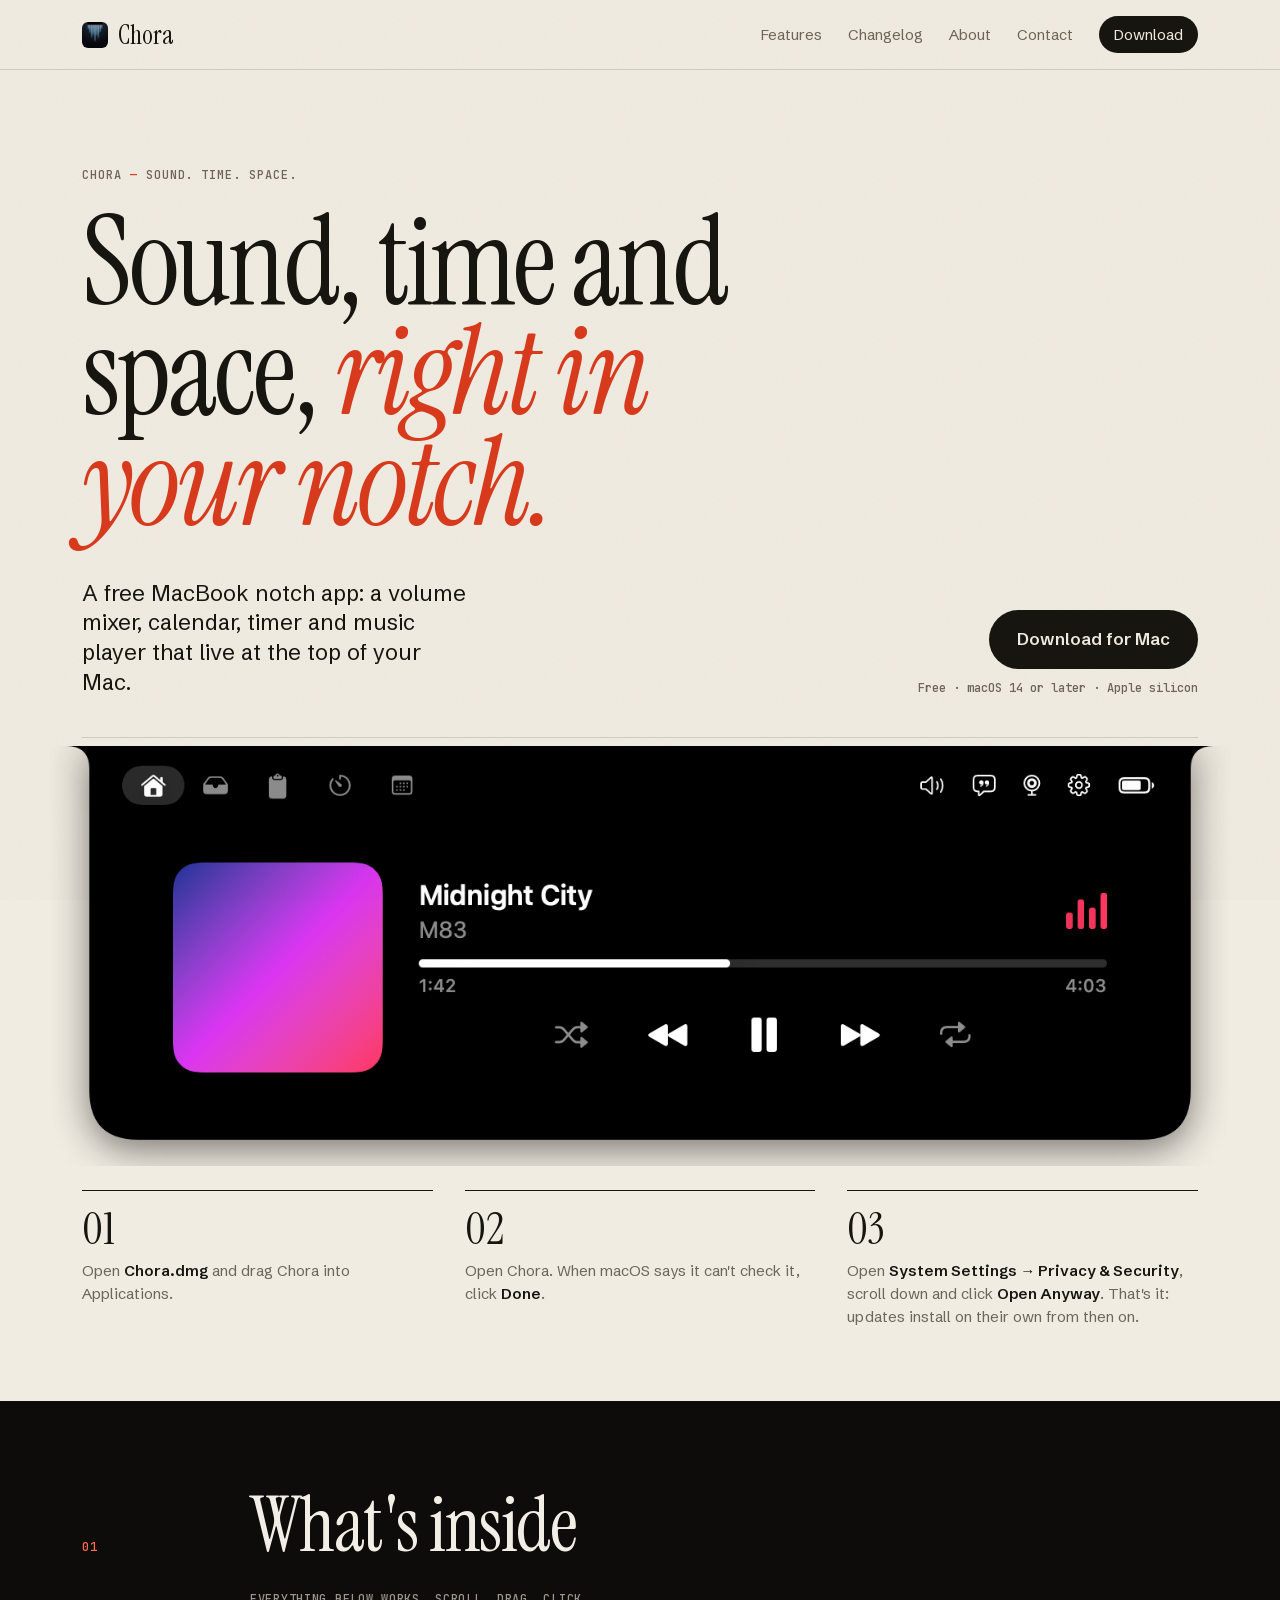
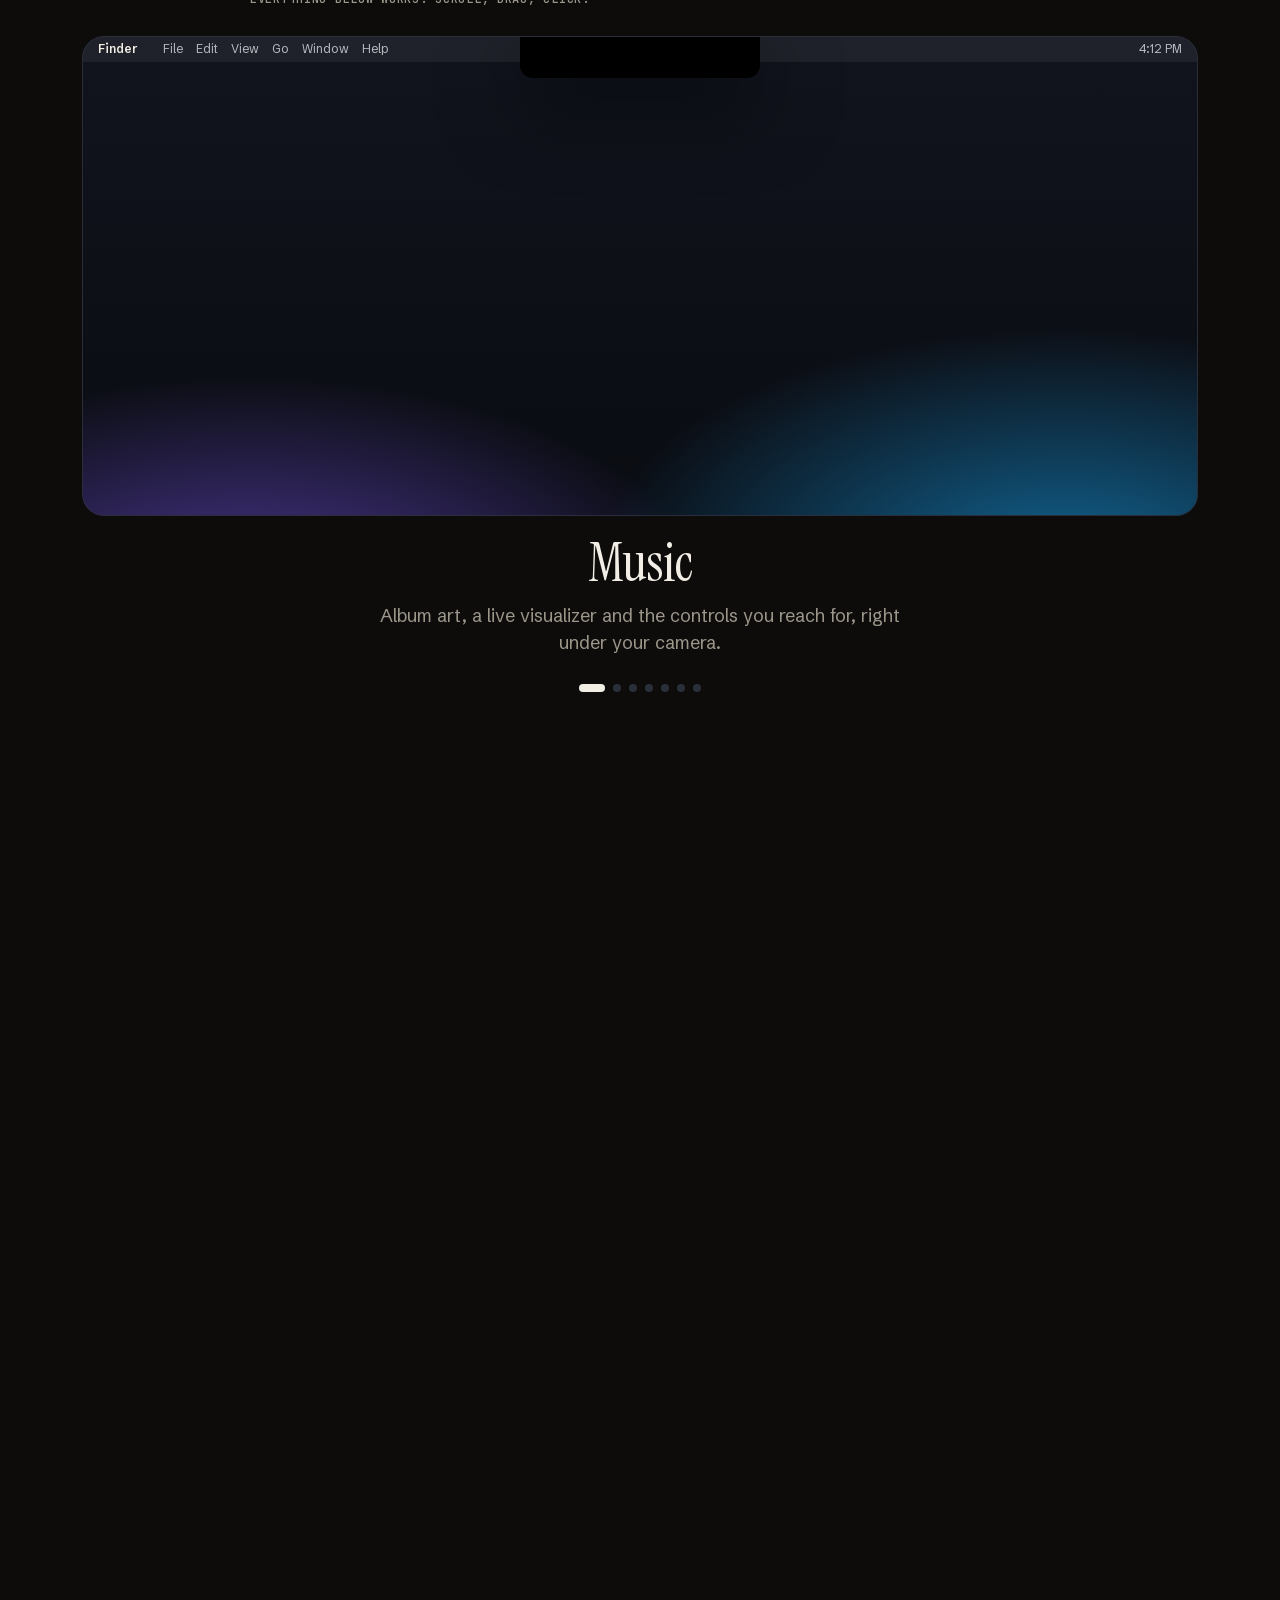
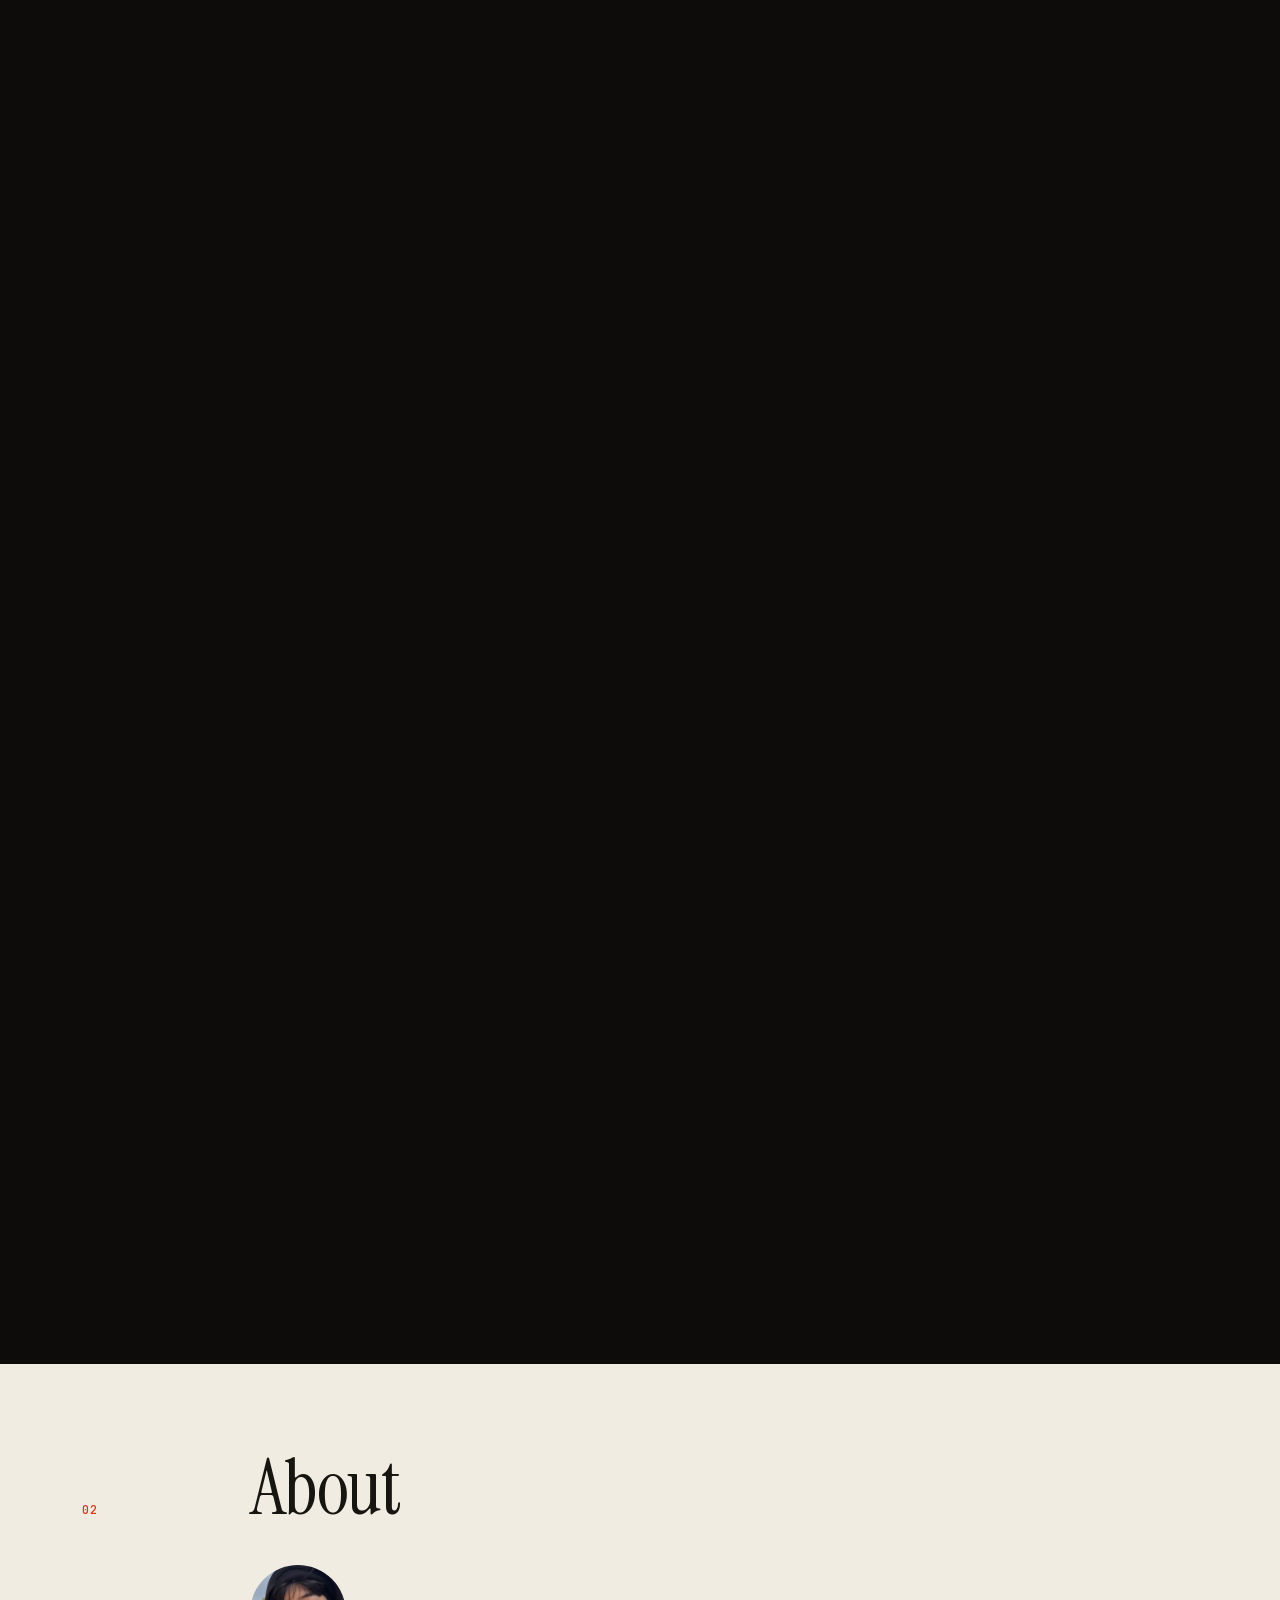
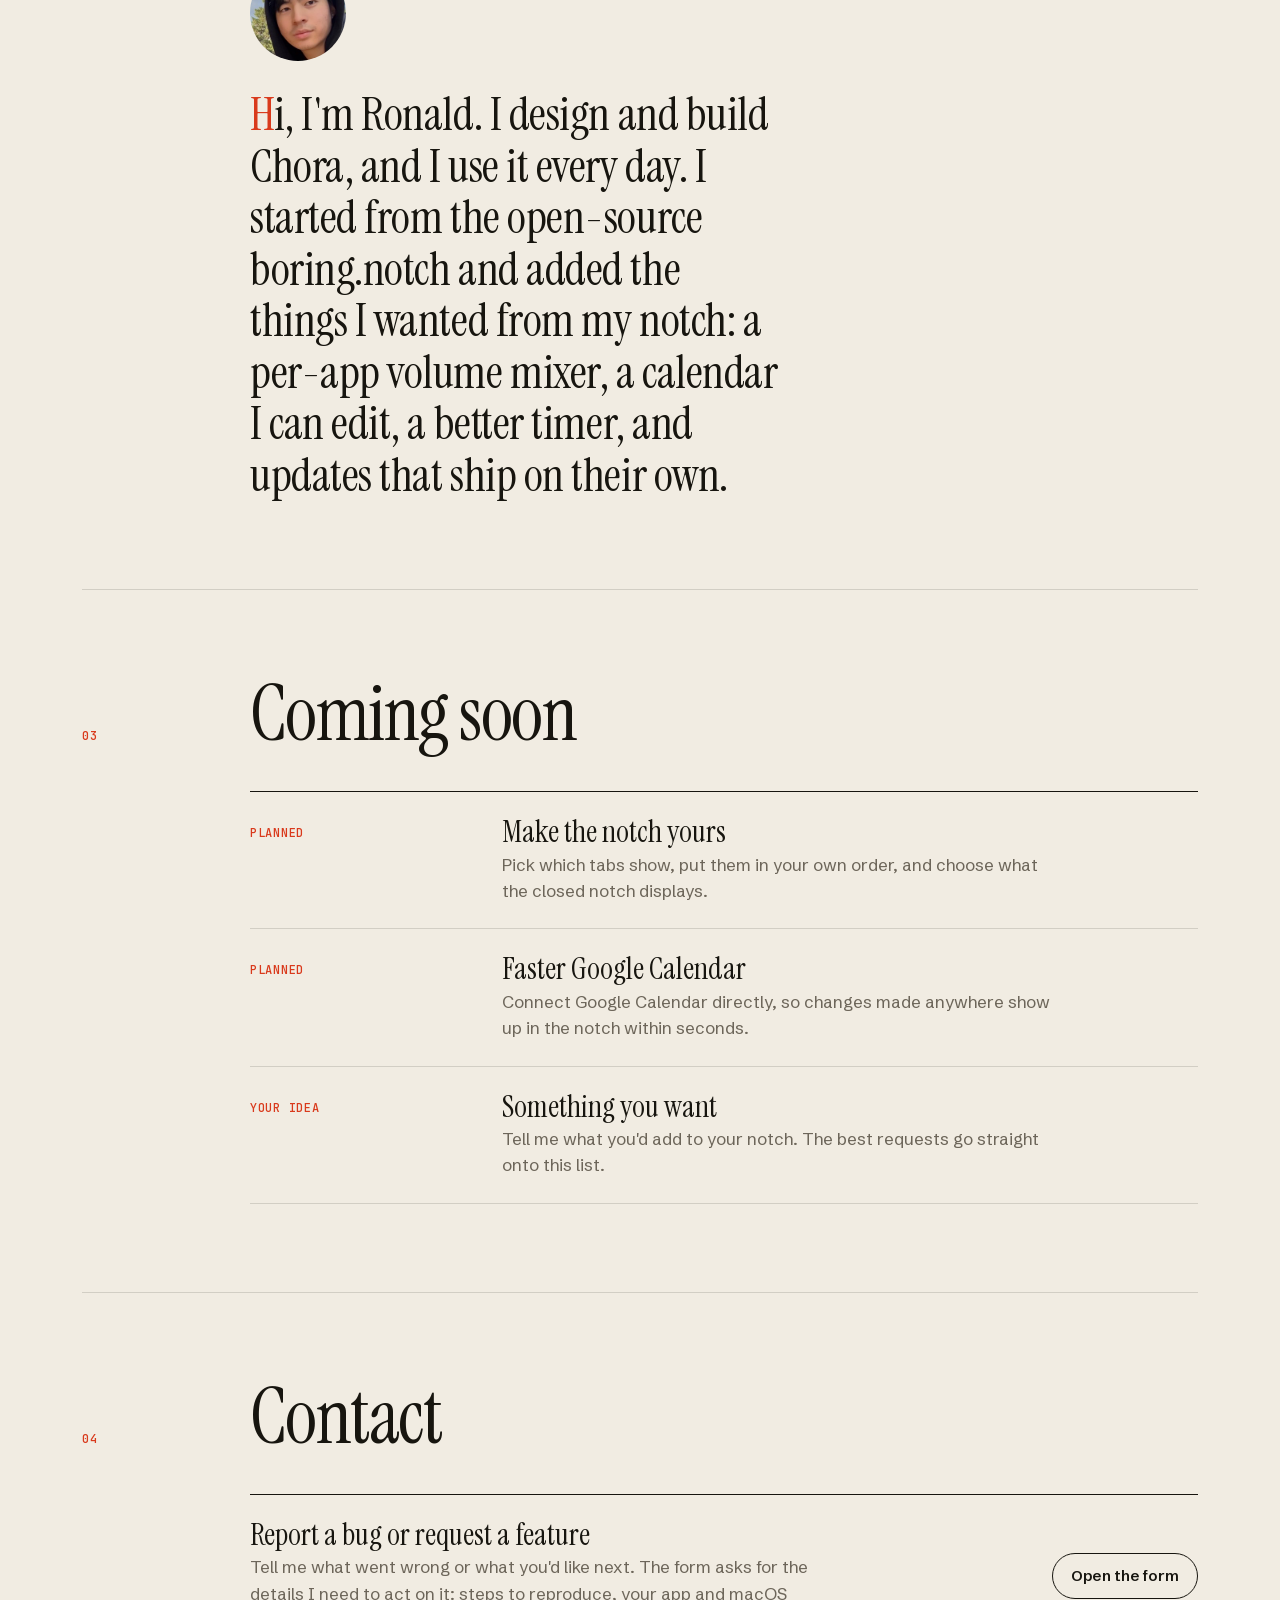
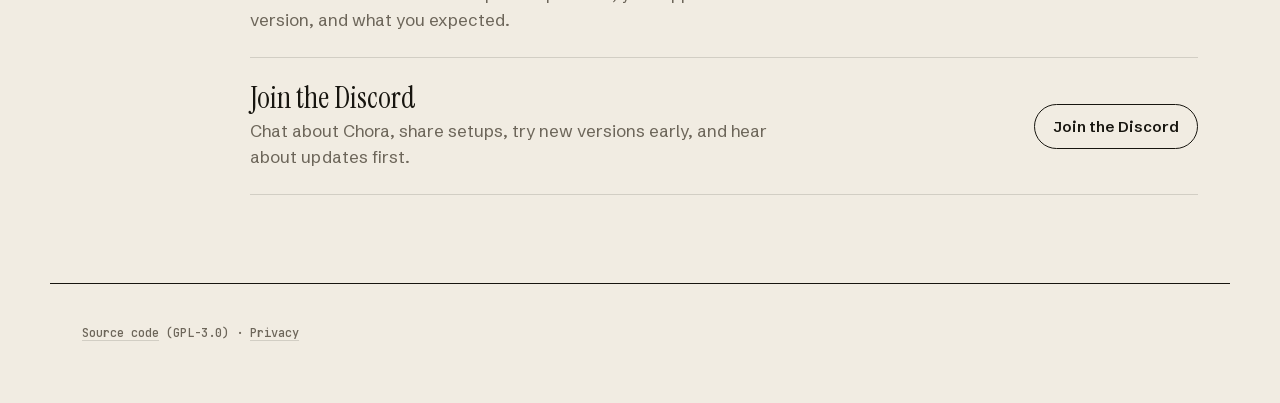
<file: index.html>
<!doctype html>
<html lang="en">
<head>
  <meta charset="utf-8">
  <meta http-equiv="Content-Security-Policy" content="default-src 'self'; script-src 'self' 'sha256-WZRJfWvsnNCPcxzZwvyhovnZGqhZaC+8gPGPRbx6wTk='; style-src 'self' 'unsafe-inline'; img-src 'self' data:; font-src 'self'; connect-src 'self' https://raw.githubusercontent.com; object-src 'none'; base-uri 'self'; form-action 'none'">
  <script src="redirect.js"></script>
  <meta name="referrer" content="strict-origin-when-cross-origin">
  <meta name="viewport" content="width=device-width, initial-scale=1">
  <title>Chora: a free MacBook notch app for volume, calendar, timers and music</title>
  <meta name="description" content="Chora turns your MacBook's notch into a free volume mixer, calendar, timer and music player. A per-app volume slider, a calendar you can edit, and music with a live visualizer, one glance away.">
  <link rel="canonical" href="https://getchora.vercel.app/">
  <meta property="og:type" content="website">
  <meta property="og:site_name" content="Chora">
  <meta property="og:title" content="Chora: a free MacBook notch app for volume, calendar, timers and music">
  <meta property="og:description" content="Chora turns your MacBook's notch into a free volume mixer, calendar, timer and music player. A per-app volume slider, a calendar you can edit, and music with a live visualizer, one glance away.">
  <meta property="og:url" content="https://getchora.vercel.app/">
  <meta property="og:image" content="https://getchora.vercel.app/og.png">
  <meta property="og:image:width" content="1200">
  <meta property="og:image:height" content="630">
  <meta name="twitter:card" content="summary_large_image">
  <meta name="twitter:title" content="Chora: a free MacBook notch app for volume, calendar, timers and music">
  <meta name="twitter:description" content="Chora turns your MacBook's notch into a free volume mixer, calendar, timer and music player. A per-app volume slider, a calendar you can edit, and music with a live visualizer, one glance away.">
  <meta name="twitter:image" content="https://getchora.vercel.app/og.png">
  <script type="application/ld+json">{"@context":"https://schema.org","@type":"SoftwareApplication","name":"Chora","applicationCategory":"UtilitiesApplication","operatingSystem":"macOS 14 or later","description":"A free MacBook notch app: a per-app volume mixer, an editable calendar, timers and a music player that live in the notch.","url":"https://getchora.vercel.app/","downloadUrl":"https://github.com/ronaldw07/boring.notch/releases/latest/download/Chora.dmg","image":"https://getchora.vercel.app/og.png","offers":{"@type":"Offer","price":"0","priceCurrency":"USD"},"author":{"@type":"Person","name":"Ronald Wen"}}</script>
  <link rel="icon" href="favicon.png">
  <link rel="preload" href="fonts/InstrumentSerif-normal.woff2" as="font" type="font/woff2" crossorigin>
  <link rel="stylesheet" href="style.css">
  <link rel="stylesheet" href="demo.css">
  <script>document.documentElement.classList.add("js");</script>
</head>
<body>
  <header class="nav">
    <a class="brand" href="index.html"><img src="logo.png" alt="" width="26" height="26">Chora<span class="badge" data-version-badge></span></a>
    <nav>
      <a href="#features">Features</a>
      <a href="changelog.html">Changelog</a>
      <a href="#about">About</a>
      <a href="#contact">Contact</a>
      <a class="nav-download" href="#download">Download</a>
    </nav>
  </header>

  <main>
    <section id="download" class="hero">
      <p class="eyebrow">Chora <span class="dash">—</span> Sound. Time. Space.</p>
      <h1>Sound, time and space, <em>right in your notch.</em></h1>
      <div class="hero-row">
        <p class="sub">A free MacBook notch app: a volume mixer, calendar, timer and music player that live at the top of your Mac.</p>
        <div class="get">
          <a class="download" href="https://github.com/ronaldw07/boring.notch/releases/latest/download/Chora.dmg">Download for Mac</a>
          <p class="req">Free · macOS 14 or later · Apple silicon</p>
        </div>
      </div>
      <img class="hero-shot" src="shots/music.png" alt="Chora open in the notch, playing music with album art and controls" width="1440" height="512">
      <ol class="steps">
        <li>Open <strong>Chora.dmg</strong> and drag Chora into Applications.</li>
        <li>Open Chora. When macOS says it can't check it, click <strong>Done</strong>.</li>
        <li>Open <strong>System Settings → Privacy &amp; Security</strong>, scroll down and click <strong>Open Anyway</strong>. That's it: updates install on their own from then on.</li>
      </ol>
    </section>

    <section class="latest" data-latest hidden>
      <p class="label">What's new</p>
      <div>
        <p class="latest-version" data-latest-version></p>
        <p class="latest-summary" data-latest-summary></p>
      </div>
      <a href="changelog.html">See the full changelog →</a>
    </section>

    <section id="features" class="section band">
      <div class="section-head">
        <p class="label">01</p>
        <h2 class="reveal">What's inside</h2>
      </div>
      <div class="features">
        <article class="feature reveal">
          <img src="shots/volume.png" alt="The volume panel: a master slider and a slider for each app" loading="lazy">
          <h3>Volume mixer</h3>
          <p>A master slider plus a slider for each app. Turn one app down without touching the rest.</p>
        </article>
        <article class="feature reveal">
          <img src="shots/calendar.png" alt="The calendar tab: the day as a timeline of events" loading="lazy">
          <h3>Calendar</h3>
          <p>One day, 4 days, a week or a month, with the weather. Drag events to move them or pull the bottom edge to resize, drag on an empty spot or type a sentence to add one, make it repeat on any schedule or remind you, copy and paste events, switch an event's calendar or color while editing, undo any change (even ones sent to Google) with ⌘Z, get a heads-up five minutes before each one, search a year of events, answer Google invites, Join a video call, and see and edit Google Tasks on every day, even at a time you choose. Events come from the accounts on your Mac (Google, iCloud, Outlook), and the Google extras take one Sign in with Google click.</p>
        </article>
        <article class="feature reveal">
          <img src="shots/timer.png" alt="The timer tab: a countdown ring and length chips" loading="lazy">
          <h3>Timer</h3>
          <p>Up to five timers at once, lengths down to the second, recent timers, stopwatch laps, and undo when you cancel by mistake.</p>
        </article>
        <article class="feature reveal">
          <img src="shots/music.png" alt="The music player with album art and controls" loading="lazy">
          <h3>Music</h3>
          <p>Album art, a live visualizer and synced lyrics. Music and a running timer share the notch.</p>
        </article>
        <article class="feature reveal">
          <img src="shots/shelf.png" alt="The shelf holding files dropped on the notch" loading="lazy">
          <h3>Shelf and clipboard</h3>
          <p>Drop files on the notch to keep them close, and get back anything you copied.</p>
        </article>
        <article class="feature reveal">
          <img src="shots/updates.png" alt="An update prompt and the Option 1 to 5 shortcut" loading="lazy">
          <h3>Stays up to date</h3>
          <p>Signed updates install on their own within the hour of a release. Hover the notch and press 1 to 5 to switch tabs.</p>
        </article>
      </div>

      <p class="story-hint">Everything below works. Scroll, drag, click.</p>
      <div class="story" data-story data-scene="0">
        <div class="story-pin">
          <div class="screen">
            <div class="menubar" aria-hidden="true"><span><b>Finder</b> File Edit View Go Window Help</span><span>4:12 PM</span></div>

            <div class="notch" data-notch>
              <div class="notch-inner">
                <div class="nh">
                  <div class="nh-tabs">
                    <button type="button" data-go="0" data-tab="0" aria-label="Home"><i data-i="house"></i></button>
                    <button type="button" data-go="3" data-tab="3" aria-label="Shelf"><i data-i="tray"></i></button>
                    <button type="button" data-go="4" data-tab="4" aria-label="Clipboard"><i data-i="clipboard"></i></button>
                    <button type="button" data-go="5" data-tab="5" aria-label="Timer"><i data-i="timer"></i></button>
                    <button type="button" data-go="6" data-tab="6" aria-label="Calendar"><i data-i="calendar"></i></button>
                  </div>
                  <div class="nh-cam"></div>
                  <div class="nh-right">
                    <button type="button" class="nh-btn" data-toggle="1" aria-label="Volume"><i data-i="speaker"></i></button>
                    <button type="button" class="nh-btn" data-toggle="2" aria-label="Lyrics"><i data-i="quote"></i></button>
                    <span class="nh-btn" aria-hidden="true"><i data-i="gear"></i></span>
                    <span class="battery" aria-label="Battery 80%"><span>80%</span><i><b></b></i></span>
                  </div>
                </div>

                <div class="nb">
                  <div class="view view-home" data-view="0">
                    <div class="player">
                      <div class="art"><span class="art-badge"><i data-i="note"></i></span></div>
                      <div class="player-main">
                        <div class="song-row">
                          <div class="song-text"><p class="song">Low Tide Hours</p><p class="artist">Ona Vale</p></div>
                          <div class="viz" aria-hidden="true"><i></i><i></i><i></i><i></i></div>
                        </div>
                        <div class="seek"><div class="seek-track"><b data-progress></b></div><div class="seek-times"><span data-music-time>0:00</span><span>3:12</span></div></div>
                        <div class="controls">
                          <button type="button" class="ctl" data-music-shuffle aria-label="Shuffle"><i data-i="shuffle"></i></button>
                          <button type="button" class="ctl" data-music-restart aria-label="Previous"><i data-i="back"></i></button>
                          <button type="button" class="ctl big" data-music-play aria-label="Play or pause"><i data-i="pause"></i></button>
                          <button type="button" class="ctl" data-music-restart aria-label="Next"><i data-i="forward"></i></button>
                          <button type="button" class="ctl" data-music-repeat aria-label="Repeat"><i data-i="repeat"></i></button>
                        </div>
                      </div>
                    </div>
                    <div class="slot">
                      <div class="slot-panel" data-panel="1" data-volume>
                        <div class="vol-master">
                          <span class="vol-icon" data-master-icon></span>
                          <div class="vs big" data-key="master" role="slider" tabindex="0" aria-label="Volume"><i class="vs-track"></i><i class="vs-fill"></i><i class="vs-knob"></i></div>
                          <span class="vol-value" data-value-for="master"></span>
                        </div>
                        <div class="vol-apps">
                          <div class="vol-app"><span class="app-icon" style="--c:#1ed760"><i data-i="note"></i></span><span class="app-name">Spotify</span><div class="vs" data-key="spotify" role="slider" tabindex="0" aria-label="Spotify volume"><i class="vs-track"></i><i class="vs-fill"></i><i class="vs-knob"></i></div><span class="app-value" data-value-for="spotify"></span></div>
                          <div class="vol-app"><span class="app-icon" style="--c:#5865f2"><i data-i="bubble"></i></span><span class="app-name">Discord</span><div class="vs" data-key="discord" role="slider" tabindex="0" aria-label="Discord volume"><i class="vs-track"></i><i class="vs-fill"></i><i class="vs-knob"></i></div><span class="app-value" data-value-for="discord"></span></div>
                          <div class="vol-app"><span class="app-icon" style="--c:#2d8cff"><i data-i="video"></i></span><span class="app-name">zoom.us</span><div class="vs" data-key="zoom" role="slider" tabindex="0" aria-label="Zoom volume"><i class="vs-track"></i><i class="vs-fill"></i><i class="vs-knob"></i></div><span class="app-value" data-value-for="zoom"></span></div>
                          <div class="vol-app"><span class="app-icon" style="--c:#3a9bf0"><i data-i="globe"></i></span><span class="app-name">Safari</span><div class="vs" data-key="safari" role="slider" tabindex="0" aria-label="Safari volume"><i class="vs-track"></i><i class="vs-fill"></i><i class="vs-knob"></i></div><span class="app-value" data-value-for="safari"></span></div>
                        </div>
                      </div>
                      <div class="slot-panel lyrics" data-panel="2" data-lyrics></div>
                    </div>
                  </div>

                  <div class="view view-shelf" data-view="3">
                    <div class="shelf-zone" data-shelf-zone>
                      <div class="shelf-empty"><i data-i="tray"></i><span>Drop files here</span></div>
                      <div class="shelf-items" data-shelf-items></div>
                    </div>
                  </div>

                  <div class="view view-clip" data-view="4" data-clipboard>
                    <div class="clip-bar"><button type="button" class="clip-undo" data-clip-undo>Undo</button><button type="button" class="clip-clear" data-clip-clear>Delete All</button></div>
                    <div class="clip-list" data-clip-list></div>
                  </div>

                  <div class="view view-timer" data-view="5" data-timer>
                    <div class="mode-picker"><button type="button" data-mode="timer" class="on">Timer</button><button type="button" data-mode="stopwatch">Stopwatch</button></div>
                    <div class="timer-row">
                      <div class="readout-slot">
                        <svg class="ring" viewBox="0 0 88 88" aria-hidden="true"><circle class="ring-track" cx="44" cy="44" r="41"/><circle class="ring-fill" cx="44" cy="44" r="41"/></svg>
                        <span class="readout"><span data-readout>5:00</span><span class="cs" data-cs></span></span>
                        <span class="lap-now" data-lap-now></span>
                      </div>
                      <div class="timer-side">
                        <div class="choices">
                          <div class="presets" data-presets>
                            <button type="button" class="chip" data-secs="60">1m</button>
                            <button type="button" class="chip on" data-secs="300">5m</button>
                            <button type="button" class="chip" data-secs="600">10m</button>
                            <button type="button" class="chip" data-secs="1500">25m</button>
                            <button type="button" class="chip" data-secs="150">2:30</button>
                          </div>
                          <div class="recents"><span>Recents:</span><button type="button" class="chip" data-secs="45">45s</button><button type="button" class="chip" data-secs="1200">20m</button></div>
                          <div class="laps" data-laps></div>
                        </div>
                        <div class="timer-controls">
                          <button type="button" class="round small" data-timer-cancel aria-label="Cancel"><i data-i="x"></i></button>
                          <button type="button" class="round" data-timer-play aria-label="Play"><i data-i="play"></i></button>
                          <button type="button" class="round small" data-timer-undo aria-label="Undo"><i data-i="undo"></i></button>
                        </div>
                      </div>
                    </div>
                  </div>

                  <div class="view view-cal" data-view="6" data-calendar>
                    <div class="cal-head">
                      <i class="cal-chev" data-i="chevL"></i><span class="cal-day">Wed, Nov 11</span><i class="cal-chev" data-i="chevR"></i>
                      <span class="allday" style="--c:#30d158">Veterans Day</span>
                      <button type="button" class="cal-expand" data-cal-add aria-label="Add an event"><i data-i="plus"></i></button>
                      <button type="button" class="cal-expand" data-cal-orient aria-label="Show the day down"><i data-i="splitRows"></i></button>
                      <span class="cal-expand"><i data-i="expand"></i></span>
                    </div>
                    <div class="cal-viewport" data-cal-viewport><div class="cal-track" data-cal-track></div></div>
                    <div class="cal-toast" data-cal-toast><span data-cal-toast-text></span><button type="button" class="cal-toast-undo" data-cal-undo>Undo</button><button type="button" class="cal-toast-x" data-cal-dismiss aria-label="Dismiss"><i data-i="x"></i></button></div>
                    <div class="cal-overlay" data-cal-overlay hidden></div>
                  </div>
                </div>
              </div>
            </div>

            <div class="desk-files" data-desk aria-label="Files on the desktop">
              <button type="button" class="file" draggable="true" data-file="resume"><i data-i="richtext" style="color:#ff453a"></i><span>Resume.pdf</span></button>
              <button type="button" class="file" draggable="true" data-file="notch"><i data-i="photo" style="color:#0a84ff"></i><span>Notch.png</span></button>
              <button type="button" class="file" draggable="true" data-file="demo"><i data-i="film" style="color:#d84cf5"></i><span>Demo.mov</span></button>
            </div>
          </div>

          <div class="captions">
            <div class="caption on" data-caption="0"><h3>Music</h3><p>Album art, a live visualizer and the controls you reach for, right under your camera.</p></div>
            <div class="caption future" data-caption="1"><h3>Volume mixer</h3><p>A slider for every app. Turn Discord down without touching your music.</p></div>
            <div class="caption future" data-caption="2"><h3>Synced lyrics</h3><p>Lyrics that follow the song. Click a line to jump to it.</p></div>
            <div class="caption future" data-caption="3"><h3>Shelf</h3><p>Drop files on the notch to keep them close. Drag one up from the desktop.</p></div>
            <div class="caption future" data-caption="4"><h3>Clipboard</h3><p>Everything you copied, one click from copying it again.</p></div>
            <div class="caption future" data-caption="5"><h3>Timer</h3><p>Several timers at once, a stopwatch with laps, and undo when you cancel by mistake.</p></div>
            <div class="caption future" data-caption="6"><h3>Calendar</h3><p>Your day across, or top to bottom. Drag an empty spot to add an event, or press + and type one. Drag an event to move it, pull its end to resize, and undo any change.</p><button type="button" class="caption-link" data-cal-reset hidden>Bring the events back</button></div>
          </div>
          <div class="dots" aria-label="Features">
            <button type="button" data-go="0" aria-label="Music"></button><button type="button" data-go="1" aria-label="Volume"></button><button type="button" data-go="2" aria-label="Lyrics"></button><button type="button" data-go="3" aria-label="Shelf"></button><button type="button" data-go="4" aria-label="Clipboard"></button><button type="button" data-go="5" aria-label="Timer"></button><button type="button" data-go="6" aria-label="Calendar"></button>
          </div>
        </div>
      </div>
    </section>

    <section id="about" class="section about">
      <div class="section-head">
        <p class="label">02</p>
        <h2 class="reveal">About</h2>
      </div>
      <img class="maker-photo reveal" src="ronald.jpg" alt="Ronald, who makes Chora" width="96" height="96">
      <p class="maker reveal">Hi, I'm Ronald. I design and build Chora, and I use it every day. I started from the open-source boring.notch and added the things I wanted from my notch: a per-app volume mixer, a calendar I can edit, a better timer, and updates that ship on their own.</p>
    </section>

    <section id="soon" class="section">
      <div class="section-head">
        <p class="label">03</p>
        <h2 class="reveal">Coming soon</h2>
      </div>
      <div class="soon">
        <article class="soon-item reveal">
          <span class="status">Planned</span>
          <h3>Make the notch yours</h3>
          <p>Pick which tabs show, put them in your own order, and choose what the closed notch displays.</p>
        </article>
        <article class="soon-item reveal">
          <span class="status">Planned</span>
          <h3>Faster Google Calendar</h3>
          <p>Connect Google Calendar directly, so changes made anywhere show up in the notch within seconds.</p>
        </article>
        <article class="soon-item reveal">
          <span class="status">Your idea</span>
          <h3>Something you want</h3>
          <p>Tell me what you'd add to your notch. The best requests go straight onto this list.</p>
        </article>
      </div>
    </section>

    <section id="contact" class="section">
      <div class="section-head">
        <p class="label">04</p>
        <h2 class="reveal">Contact</h2>
      </div>
      <div class="contact">
        <article class="contact-card reveal">
          <h3>Report a bug or request a feature</h3>
          <p>Tell me what went wrong or what you'd like next. The form asks for the details I need to act on it: steps to reproduce, your app and macOS version, and what you expected.</p>
          <a class="button" href="https://docs.google.com/forms/d/e/1FAIpQLSfXjYQT4DGm7UDg0RwTEFJR07rIt27WWSCMr_0hVcjNfF8teA/viewform" target="_blank" rel="noopener" data-feedback-form>Open the form</a>
        </article>
        <article class="contact-card reveal">
          <h3>Join the Discord</h3>
          <p>Chat about Chora, share setups, try new versions early, and hear about updates first.</p>
          <a class="button" href="https://discord.gg/8GVjCq4fE5">Join the Discord</a>
        </article>
      </div>
    </section>

  </main>

  <footer class="footer">
    <p><a href="https://github.com/ronaldw07/boring.notch">Source code</a> (GPL-3.0) · <a href="privacy.html">Privacy</a></p>
  </footer>

  <script src="changelog.js"></script>
  <script src="reveal.js"></script>
  <script src="demo.js"></script>
</body>
</html>
</file>
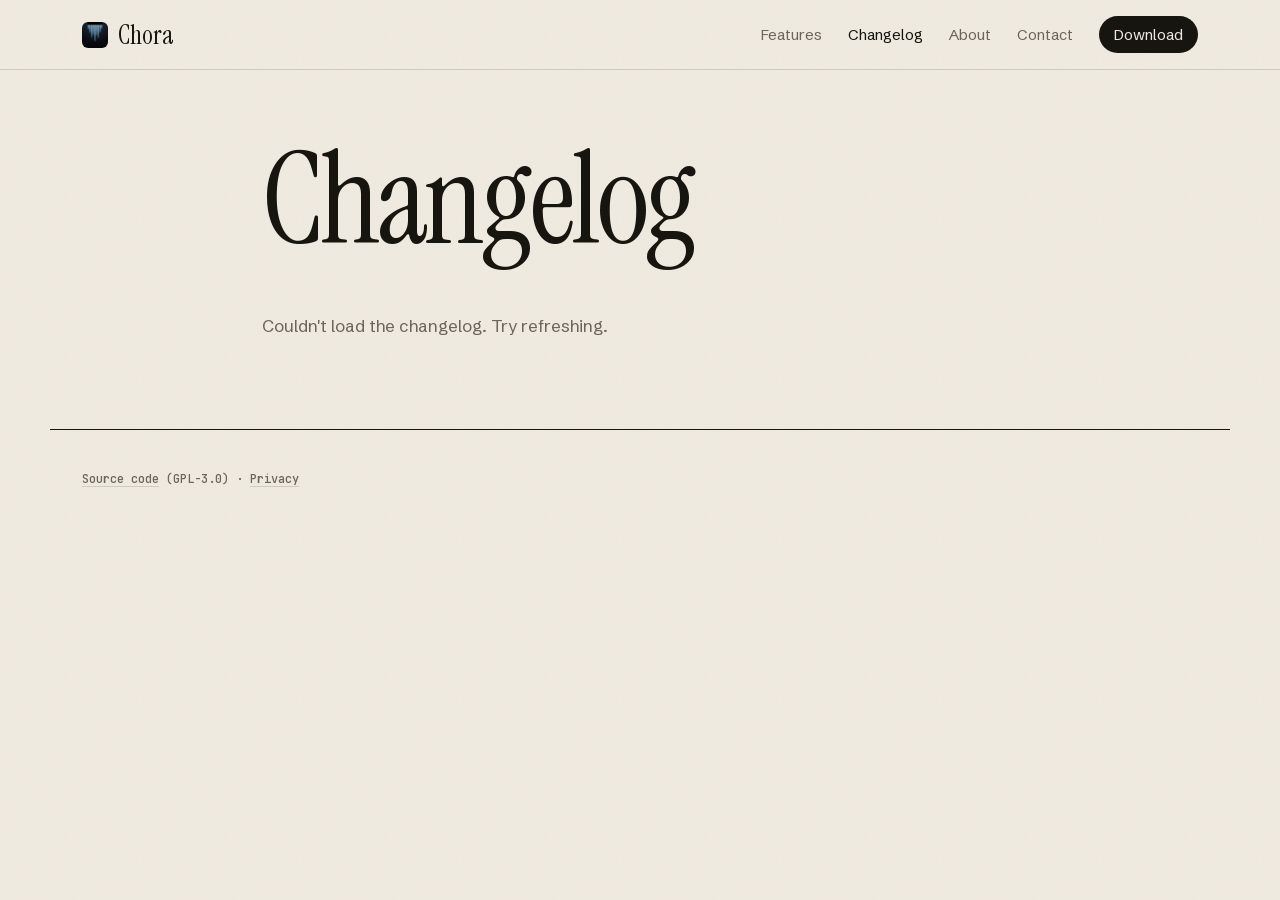
<file: changelog.html>
<!doctype html>
<html lang="en">
<head>
  <meta charset="utf-8">
  <meta http-equiv="Content-Security-Policy" content="default-src 'self'; script-src 'self' 'sha256-WZRJfWvsnNCPcxzZwvyhovnZGqhZaC+8gPGPRbx6wTk='; style-src 'self' 'unsafe-inline'; img-src 'self' data:; font-src 'self'; connect-src 'self' https://raw.githubusercontent.com; object-src 'none'; base-uri 'self'; form-action 'none'">
  <script src="redirect.js"></script>
  <meta name="referrer" content="strict-origin-when-cross-origin">
  <meta name="viewport" content="width=device-width, initial-scale=1">
  <title>Chora changelog: every release and what changed</title>
  <meta name="description" content="Every release of Chora, the free MacBook notch app, and what changed in each.">
  <link rel="canonical" href="https://getchora.vercel.app/changelog.html">
  <meta property="og:type" content="website">
  <meta property="og:site_name" content="Chora">
  <meta property="og:title" content="Chora changelog: every release and what changed">
  <meta property="og:description" content="Every release of Chora, the free MacBook notch app, and what changed in each.">
  <meta property="og:url" content="https://getchora.vercel.app/changelog.html">
  <meta property="og:image" content="https://getchora.vercel.app/og.png">
  <meta property="og:image:width" content="1200">
  <meta property="og:image:height" content="630">
  <meta name="twitter:card" content="summary_large_image">
  <meta name="twitter:title" content="Chora changelog: every release and what changed">
  <meta name="twitter:description" content="Every release of Chora, the free MacBook notch app, and what changed in each.">
  <meta name="twitter:image" content="https://getchora.vercel.app/og.png">
  <link rel="icon" href="favicon.png">
  <link rel="stylesheet" href="style.css">
</head>
<body>
  <header class="nav">
    <a class="brand" href="index.html"><img src="logo.png" alt="" width="26" height="26">Chora<span class="badge" data-version-badge></span></a>
    <nav>
      <a href="index.html#features">Features</a>
      <a href="changelog.html" aria-current="page">Changelog</a>
      <a href="index.html#about">About</a>
      <a href="index.html#contact">Contact</a>
      <a class="nav-download" href="index.html#download">Download</a>
    </nav>
  </header>

  <main class="changelog-page">
    <h1>Changelog</h1>
    <p class="updated" data-updated></p>
    <div data-changelog><p class="muted">Loading…</p></div>
  </main>

  <footer class="footer">
    <p><a href="https://github.com/ronaldw07/boring.notch">Source code</a> (GPL-3.0) · <a href="privacy.html">Privacy</a></p>
  </footer>

  <script src="changelog.js"></script>
</body>
</html>
</file>
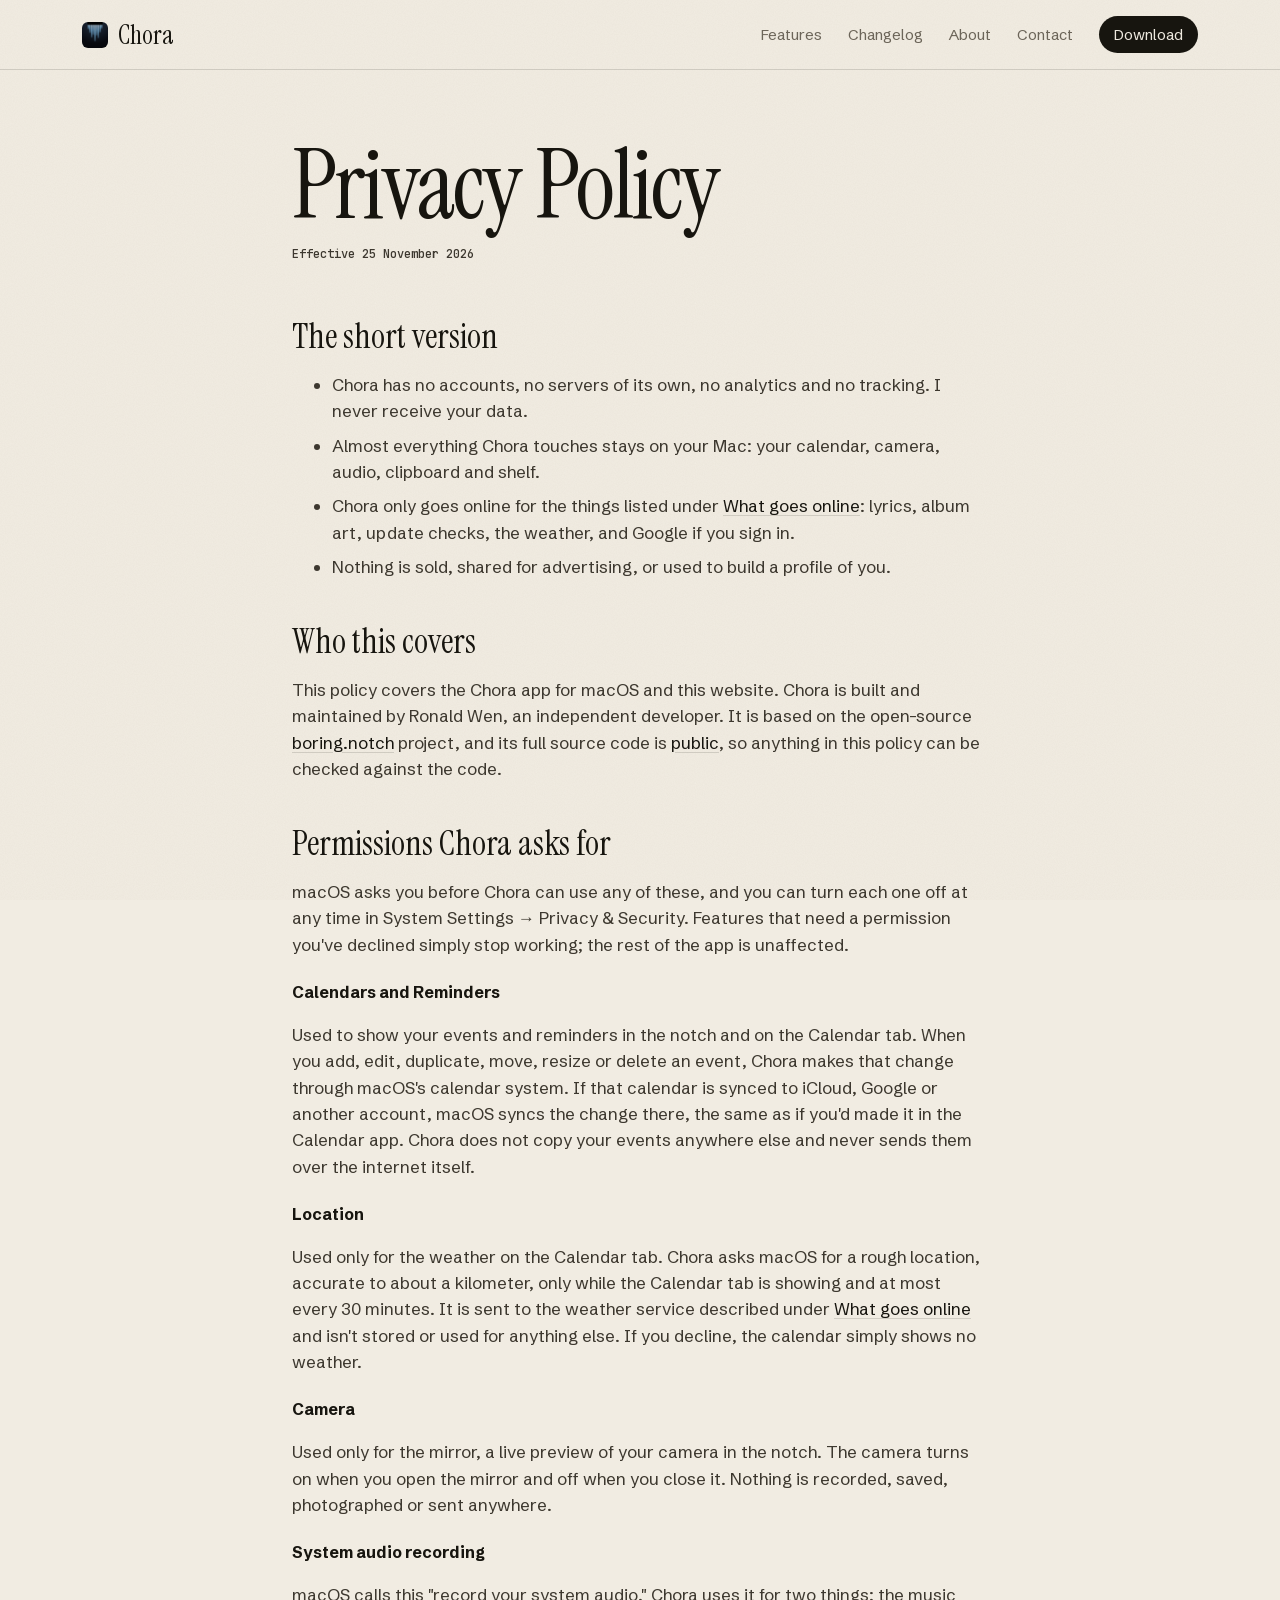
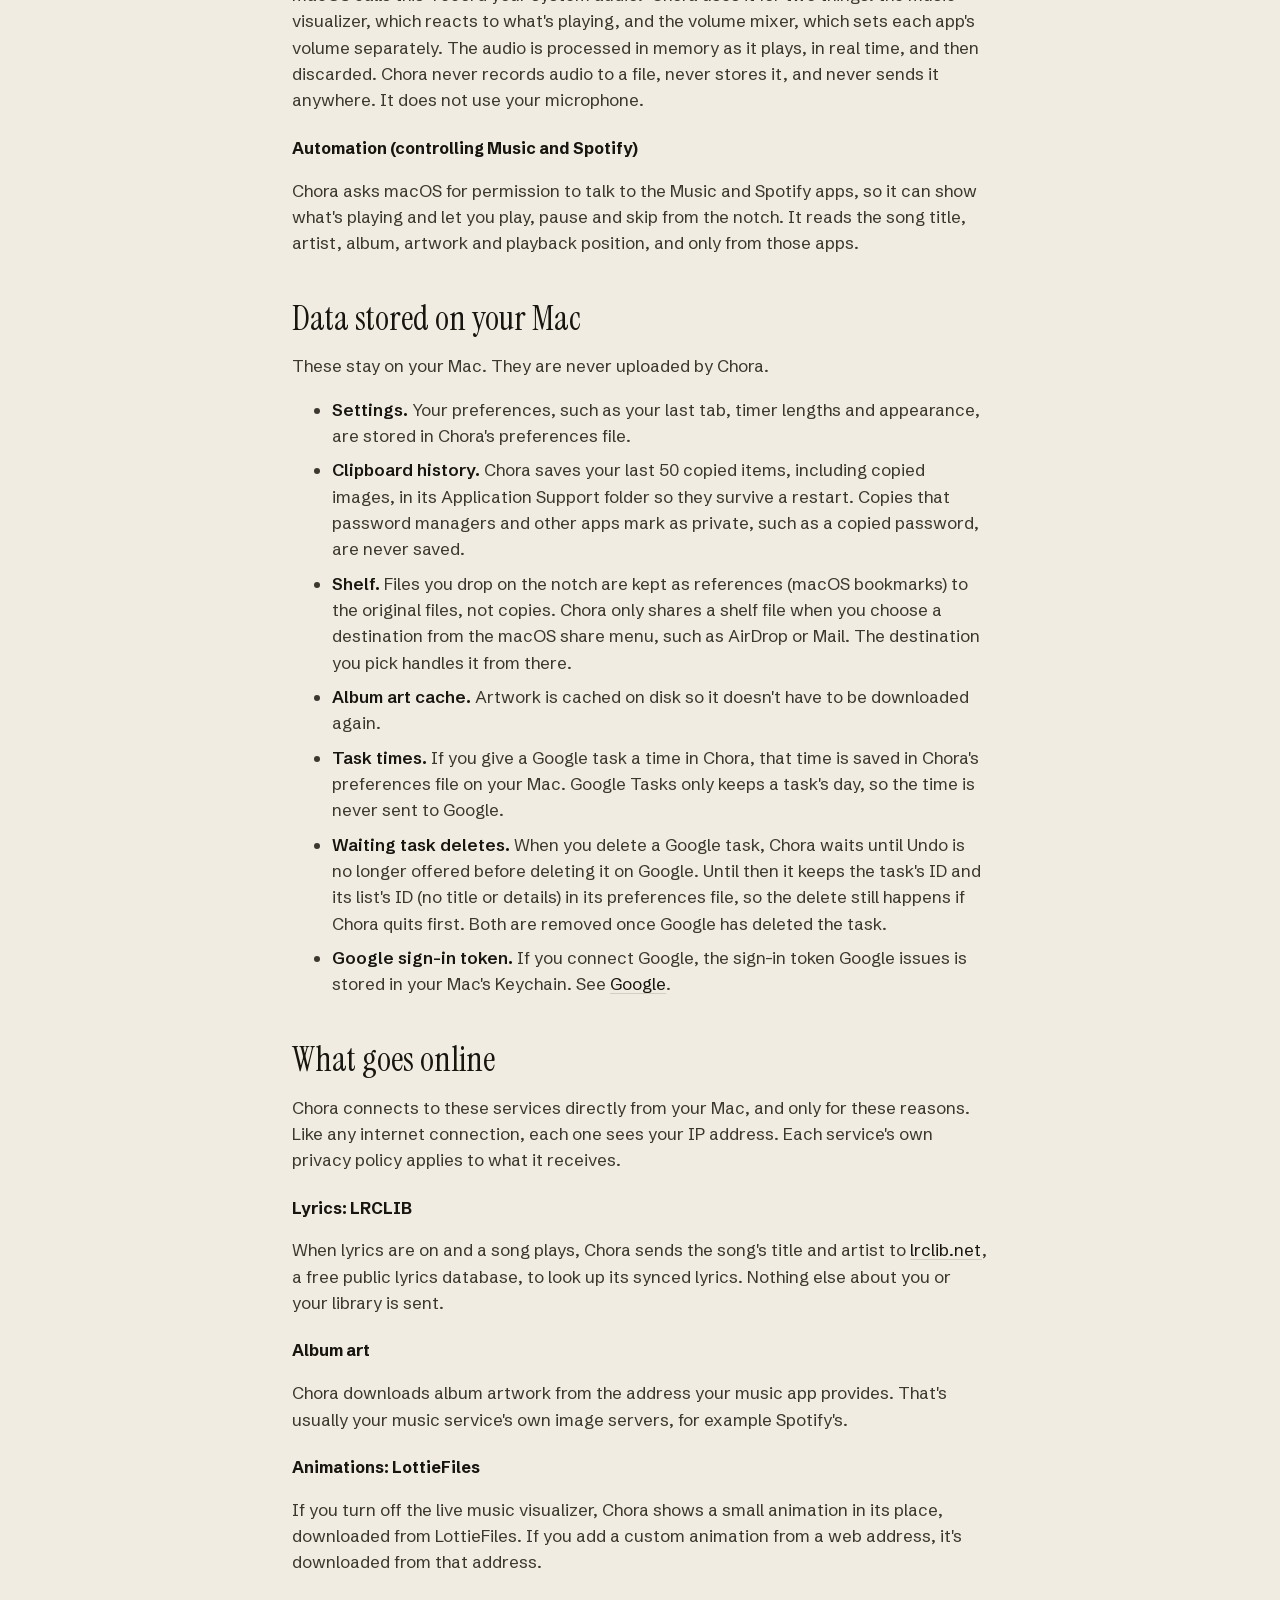
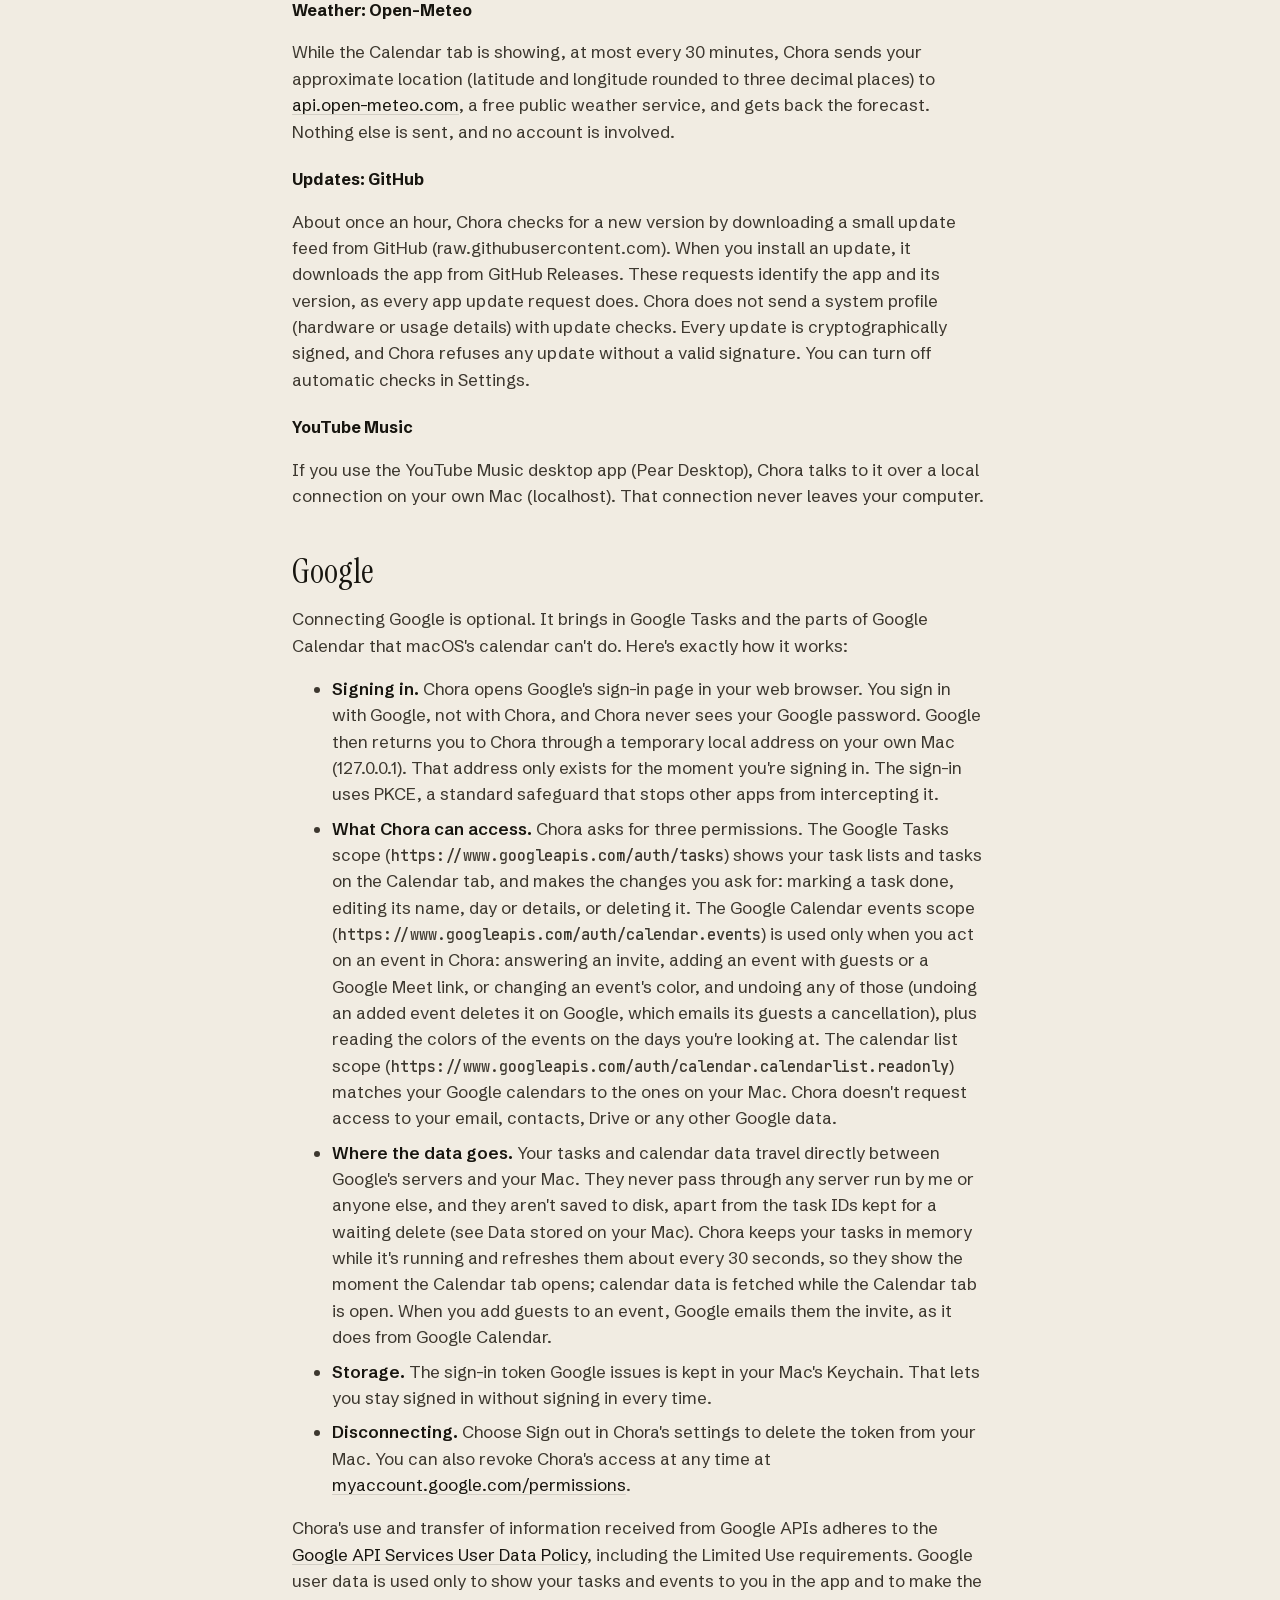
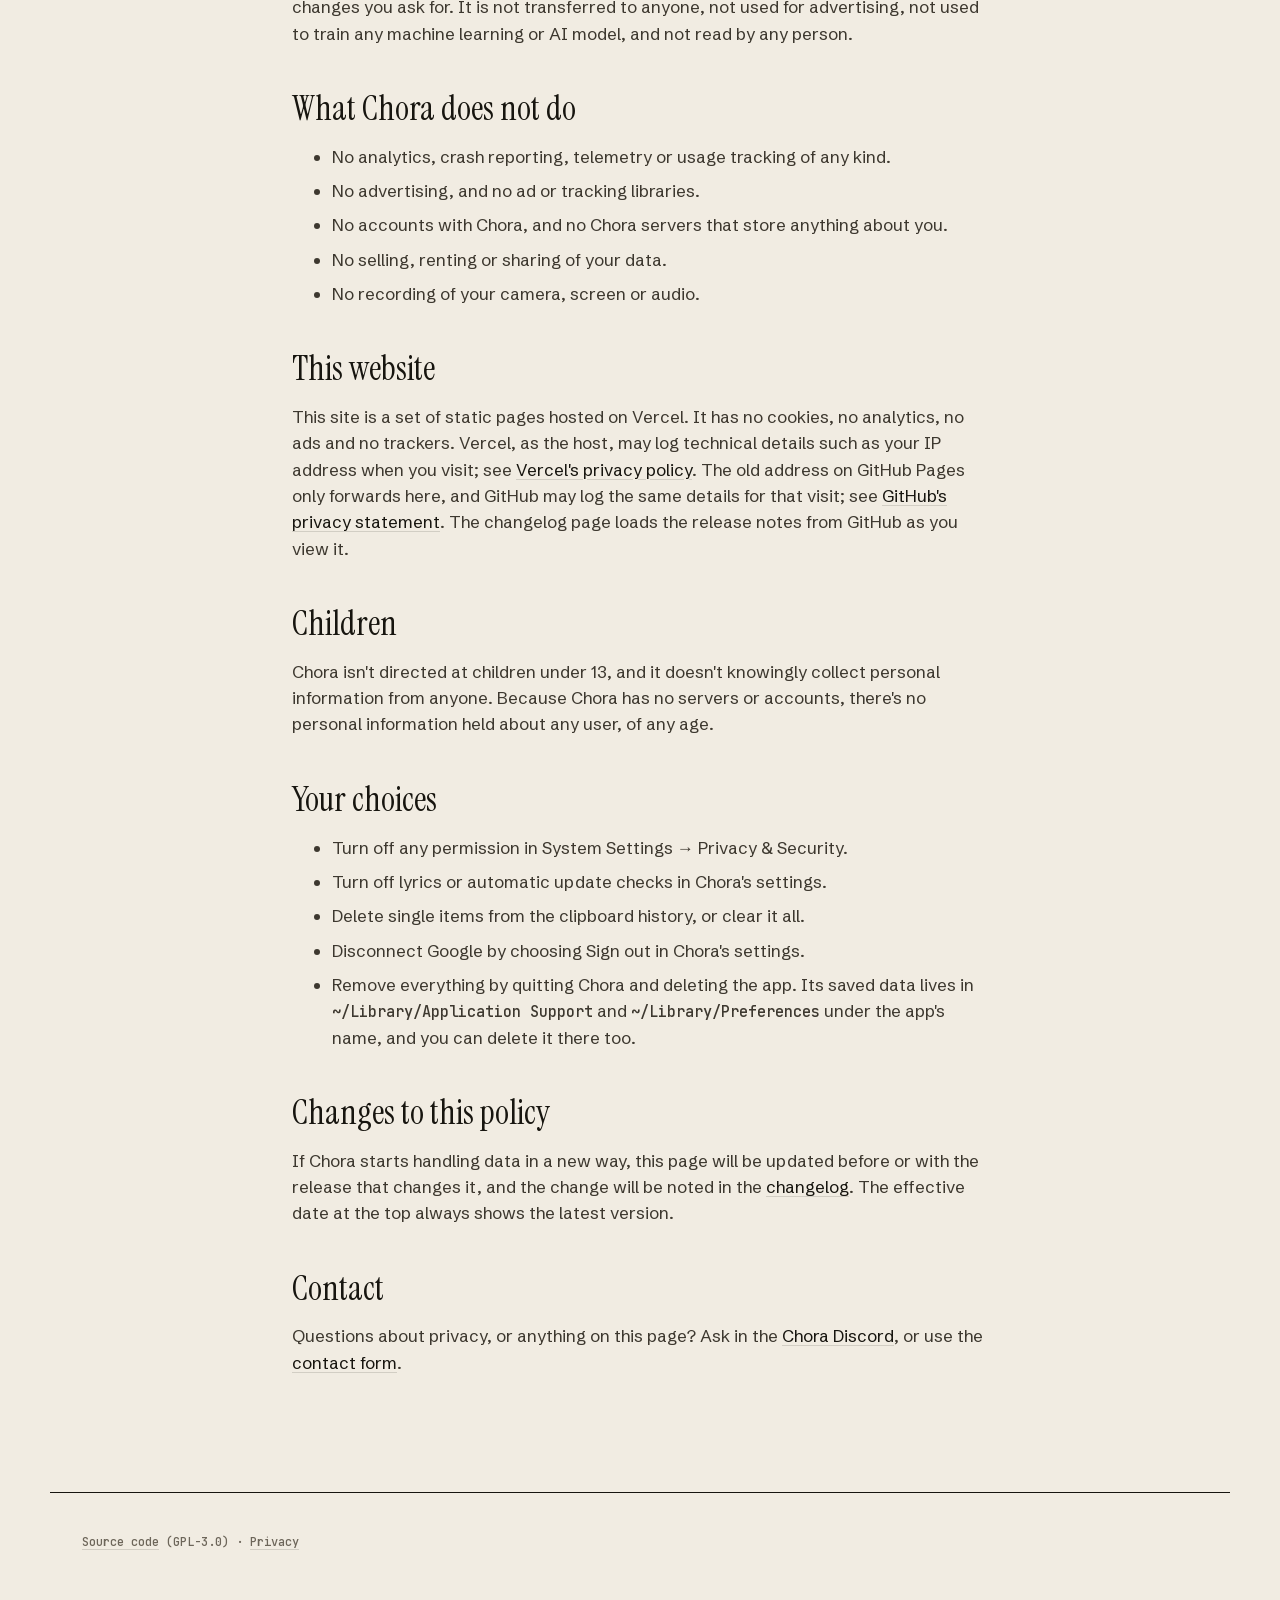
<file: privacy.html>
<!doctype html>
<html lang="en">
<head>
  <meta charset="utf-8">
  <meta http-equiv="Content-Security-Policy" content="default-src 'self'; script-src 'self' 'sha256-WZRJfWvsnNCPcxzZwvyhovnZGqhZaC+8gPGPRbx6wTk='; style-src 'self' 'unsafe-inline'; img-src 'self' data:; font-src 'self'; connect-src 'self' https://raw.githubusercontent.com; object-src 'none'; base-uri 'self'; form-action 'none'">
  <script src="redirect.js"></script>
  <meta name="referrer" content="strict-origin-when-cross-origin">
  <meta name="viewport" content="width=device-width, initial-scale=1">
  <title>Chora privacy policy</title>
  <meta name="description" content="What Chora does with your data: what stays on your Mac, what is sent where, and why.">
  <link rel="canonical" href="https://getchora.vercel.app/privacy.html">
  <meta property="og:type" content="website">
  <meta property="og:site_name" content="Chora">
  <meta property="og:title" content="Chora privacy policy">
  <meta property="og:description" content="What Chora does with your data: what stays on your Mac, what is sent where, and why.">
  <meta property="og:url" content="https://getchora.vercel.app/privacy.html">
  <meta property="og:image" content="https://getchora.vercel.app/og.png">
  <meta property="og:image:width" content="1200">
  <meta property="og:image:height" content="630">
  <meta name="twitter:card" content="summary_large_image">
  <meta name="twitter:title" content="Chora privacy policy">
  <meta name="twitter:description" content="What Chora does with your data: what stays on your Mac, what is sent where, and why.">
  <meta name="twitter:image" content="https://getchora.vercel.app/og.png">
  <link rel="icon" href="favicon.png">
  <link rel="stylesheet" href="style.css">
</head>
<body>
  <header class="nav">
    <a class="brand" href="index.html"><img src="logo.png" alt="" width="26" height="26">Chora<span class="badge" data-version-badge></span></a>
    <nav>
      <a href="index.html#features">Features</a>
      <a href="changelog.html">Changelog</a>
      <a href="index.html#about">About</a>
      <a href="index.html#contact">Contact</a>
      <a class="nav-download" href="index.html#download">Download</a>
    </nav>
  </header>

  <main class="legal-page">
    <h1>Privacy Policy</h1>
    <p class="updated">Effective 25 November 2026</p>

    <section>
      <h2>The short version</h2>
      <ul>
        <li>Chora has no accounts, no servers of its own, no analytics and no tracking. I never receive your data.</li>
        <li>Almost everything Chora touches stays on your Mac: your calendar, camera, audio, clipboard and shelf.</li>
        <li>Chora only goes online for the things listed under <a href="#online">What goes online</a>: lyrics, album art, update checks, the weather, and Google if you sign in.</li>
        <li>Nothing is sold, shared for advertising, or used to build a profile of you.</li>
      </ul>
    </section>

    <section>
      <h2>Who this covers</h2>
      <p>This policy covers the Chora app for macOS and this website. Chora is built and maintained by Ronald Wen, an independent developer. It is based on the open-source <a href="https://github.com/TheBoredTeam/boring.notch">boring.notch</a> project, and its full source code is <a href="https://github.com/ronaldw07/boring.notch">public</a>, so anything in this policy can be checked against the code.</p>
    </section>

    <section>
      <h2>Permissions Chora asks for</h2>
      <p>macOS asks you before Chora can use any of these, and you can turn each one off at any time in System Settings → Privacy &amp; Security. Features that need a permission you've declined simply stop working; the rest of the app is unaffected.</p>

      <h3>Calendars and Reminders</h3>
      <p>Used to show your events and reminders in the notch and on the Calendar tab. When you add, edit, duplicate, move, resize or delete an event, Chora makes that change through macOS's calendar system. If that calendar is synced to iCloud, Google or another account, macOS syncs the change there, the same as if you'd made it in the Calendar app. Chora does not copy your events anywhere else and never sends them over the internet itself.</p>

      <h3>Location</h3>
      <p>Used only for the weather on the Calendar tab. Chora asks macOS for a rough location, accurate to about a kilometer, only while the Calendar tab is showing and at most every 30 minutes. It is sent to the weather service described under <a href="#online">What goes online</a> and isn't stored or used for anything else. If you decline, the calendar simply shows no weather.</p>

      <h3>Camera</h3>
      <p>Used only for the mirror, a live preview of your camera in the notch. The camera turns on when you open the mirror and off when you close it. Nothing is recorded, saved, photographed or sent anywhere.</p>

      <h3>System audio recording</h3>
      <p>macOS calls this "record your system audio." Chora uses it for two things: the music visualizer, which reacts to what's playing, and the volume mixer, which sets each app's volume separately. The audio is processed in memory as it plays, in real time, and then discarded. Chora never records audio to a file, never stores it, and never sends it anywhere. It does not use your microphone.</p>

      <h3>Automation (controlling Music and Spotify)</h3>
      <p>Chora asks macOS for permission to talk to the Music and Spotify apps, so it can show what's playing and let you play, pause and skip from the notch. It reads the song title, artist, album, artwork and playback position, and only from those apps.</p>
    </section>

    <section>
      <h2>Data stored on your Mac</h2>
      <p>These stay on your Mac. They are never uploaded by Chora.</p>
      <ul>
        <li><strong>Settings.</strong> Your preferences, such as your last tab, timer lengths and appearance, are stored in Chora's preferences file.</li>
        <li><strong>Clipboard history.</strong> Chora saves your last 50 copied items, including copied images, in its Application Support folder so they survive a restart. Copies that password managers and other apps mark as private, such as a copied password, are never saved.</li>
        <li><strong>Shelf.</strong> Files you drop on the notch are kept as references (macOS bookmarks) to the original files, not copies. Chora only shares a shelf file when you choose a destination from the macOS share menu, such as AirDrop or Mail. The destination you pick handles it from there.</li>
        <li><strong>Album art cache.</strong> Artwork is cached on disk so it doesn't have to be downloaded again.</li>
        <li><strong>Task times.</strong> If you give a Google task a time in Chora, that time is saved in Chora's preferences file on your Mac. Google Tasks only keeps a task's day, so the time is never sent to Google.</li>
        <li><strong>Waiting task deletes.</strong> When you delete a Google task, Chora waits until Undo is no longer offered before deleting it on Google. Until then it keeps the task's ID and its list's ID (no title or details) in its preferences file, so the delete still happens if Chora quits first. Both are removed once Google has deleted the task.</li>
        <li><strong>Google sign-in token.</strong> If you connect Google, the sign-in token Google issues is stored in your Mac's Keychain. See <a href="#google">Google</a>.</li>
      </ul>
    </section>

    <section id="online">
      <h2>What goes online</h2>
      <p>Chora connects to these services directly from your Mac, and only for these reasons. Like any internet connection, each one sees your IP address. Each service's own privacy policy applies to what it receives.</p>

      <h3>Lyrics: LRCLIB</h3>
      <p>When lyrics are on and a song plays, Chora sends the song's title and artist to <a href="https://lrclib.net">lrclib.net</a>, a free public lyrics database, to look up its synced lyrics. Nothing else about you or your library is sent.</p>

      <h3>Album art</h3>
      <p>Chora downloads album artwork from the address your music app provides. That's usually your music service's own image servers, for example Spotify's.</p>

      <h3>Animations: LottieFiles</h3>
      <p>If you turn off the live music visualizer, Chora shows a small animation in its place, downloaded from LottieFiles. If you add a custom animation from a web address, it's downloaded from that address.</p>

      <h3>Weather: Open-Meteo</h3>
      <p>While the Calendar tab is showing, at most every 30 minutes, Chora sends your approximate location (latitude and longitude rounded to three decimal places) to <a href="https://open-meteo.com">api.open-meteo.com</a>, a free public weather service, and gets back the forecast. Nothing else is sent, and no account is involved.</p>

      <h3>Updates: GitHub</h3>
      <p>About once an hour, Chora checks for a new version by downloading a small update feed from GitHub (raw.githubusercontent.com). When you install an update, it downloads the app from GitHub Releases. These requests identify the app and its version, as every app update request does. Chora does not send a system profile (hardware or usage details) with update checks. Every update is cryptographically signed, and Chora refuses any update without a valid signature. You can turn off automatic checks in Settings.</p>

      <h3>YouTube Music</h3>
      <p>If you use the YouTube Music desktop app (Pear Desktop), Chora talks to it over a local connection on your own Mac (localhost). That connection never leaves your computer.</p>
    </section>

    <section id="google">
      <h2>Google</h2>
      <p>Connecting Google is optional. It brings in Google Tasks and the parts of Google Calendar that macOS's calendar can't do. Here's exactly how it works:</p>
      <ul>
        <li><strong>Signing in.</strong> Chora opens Google's sign-in page in your web browser. You sign in with Google, not with Chora, and Chora never sees your Google password. Google then returns you to Chora through a temporary local address on your own Mac (127.0.0.1). That address only exists for the moment you're signing in. The sign-in uses PKCE, a standard safeguard that stops other apps from intercepting it.</li>
        <li><strong>What Chora can access.</strong> Chora asks for three permissions. The Google Tasks scope (<code>https://www.googleapis.com/auth/tasks</code>) shows your task lists and tasks on the Calendar tab, and makes the changes you ask for: marking a task done, editing its name, day or details, or deleting it. The Google Calendar events scope (<code>https://www.googleapis.com/auth/calendar.events</code>) is used only when you act on an event in Chora: answering an invite, adding an event with guests or a Google Meet link, or changing an event's color, and undoing any of those (undoing an added event deletes it on Google, which emails its guests a cancellation), plus reading the colors of the events on the days you're looking at. The calendar list scope (<code>https://www.googleapis.com/auth/calendar.calendarlist.readonly</code>) matches your Google calendars to the ones on your Mac. Chora doesn't request access to your email, contacts, Drive or any other Google data.</li>
        <li><strong>Where the data goes.</strong> Your tasks and calendar data travel directly between Google's servers and your Mac. They never pass through any server run by me or anyone else, and they aren't saved to disk, apart from the task IDs kept for a waiting delete (see Data stored on your Mac). Chora keeps your tasks in memory while it's running and refreshes them about every 30 seconds, so they show the moment the Calendar tab opens; calendar data is fetched while the Calendar tab is open. When you add guests to an event, Google emails them the invite, as it does from Google Calendar.</li>
        <li><strong>Storage.</strong> The sign-in token Google issues is kept in your Mac's Keychain. That lets you stay signed in without signing in every time.</li>
        <li><strong>Disconnecting.</strong> Choose Sign out in Chora's settings to delete the token from your Mac. You can also revoke Chora's access at any time at <a href="https://myaccount.google.com/permissions">myaccount.google.com/permissions</a>.</li>
      </ul>
      <p>Chora's use and transfer of information received from Google APIs adheres to the <a href="https://developers.google.com/terms/api-services-user-data-policy">Google API Services User Data Policy</a>, including the Limited Use requirements. Google user data is used only to show your tasks and events to you in the app and to make the changes you ask for. It is not transferred to anyone, not used for advertising, not used to train any machine learning or AI model, and not read by any person.</p>
    </section>

    <section>
      <h2>What Chora does not do</h2>
      <ul>
        <li>No analytics, crash reporting, telemetry or usage tracking of any kind.</li>
        <li>No advertising, and no ad or tracking libraries.</li>
        <li>No accounts with Chora, and no Chora servers that store anything about you.</li>
        <li>No selling, renting or sharing of your data.</li>
        <li>No recording of your camera, screen or audio.</li>
      </ul>
    </section>

    <section>
      <h2>This website</h2>
      <p>This site is a set of static pages hosted on Vercel. It has no cookies, no analytics, no ads and no trackers. Vercel, as the host, may log technical details such as your IP address when you visit; see <a href="https://vercel.com/legal/privacy-policy">Vercel's privacy policy</a>. The old address on GitHub Pages only forwards here, and GitHub may log the same details for that visit; see <a href="https://docs.github.com/en/site-policy/privacy-policies/github-general-privacy-statement">GitHub's privacy statement</a>. The changelog page loads the release notes from GitHub as you view it.</p>
    </section>

    <section>
      <h2>Children</h2>
      <p>Chora isn't directed at children under 13, and it doesn't knowingly collect personal information from anyone. Because Chora has no servers or accounts, there's no personal information held about any user, of any age.</p>
    </section>

    <section>
      <h2>Your choices</h2>
      <ul>
        <li>Turn off any permission in System Settings → Privacy &amp; Security.</li>
        <li>Turn off lyrics or automatic update checks in Chora's settings.</li>
        <li>Delete single items from the clipboard history, or clear it all.</li>
        <li>Disconnect Google by choosing Sign out in Chora's settings.</li>
        <li>Remove everything by quitting Chora and deleting the app. Its saved data lives in <code>~/Library/Application Support</code> and <code>~/Library/Preferences</code> under the app's name, and you can delete it there too.</li>
      </ul>
    </section>

    <section>
      <h2>Changes to this policy</h2>
      <p>If Chora starts handling data in a new way, this page will be updated before or with the release that changes it, and the change will be noted in the <a href="changelog.html">changelog</a>. The effective date at the top always shows the latest version.</p>
    </section>

    <section>
      <h2>Contact</h2>
      <p>Questions about privacy, or anything on this page? Ask in the <a href="https://discord.gg/8GVjCq4fE5">Chora Discord</a>, or use the <a href="index.html#contact">contact form</a>.</p>
    </section>
  </main>

  <footer class="footer">
    <p><a href="https://github.com/ronaldw07/boring.notch">Source code</a> (GPL-3.0) · <a href="privacy.html">Privacy</a></p>
  </footer>

  <script src="changelog.js"></script>
</body>
</html>
</file>
<file: style.css>
/* Chora — a printed product sheet. Warm paper, ink type, one red accent
   (the same red as the calendar's "now" line). The notch demo sits on a
   dark band, because the notch itself is black hardware. */

@font-face { font-family: "Instrument Serif"; font-style: normal; font-weight: 400; font-display: swap; src: url(fonts/InstrumentSerif-normal.woff2) format("woff2"); }
@font-face { font-family: "Instrument Serif"; font-style: italic; font-weight: 400; font-display: swap; src: url(fonts/InstrumentSerif-italic.woff2) format("woff2"); }
@font-face { font-family: "Schibsted Grotesk"; font-style: normal; font-weight: 400 700; font-display: swap; src: url(fonts/SchibstedGrotesk-normal.woff2) format("woff2"); }
@font-face { font-family: "JetBrains Mono"; font-style: normal; font-weight: 500; font-display: swap; src: url(fonts/JetBrainsMono-normal.woff2) format("woff2"); }

:root {
  --paper: #f1ece2;
  --paper-deep: #e8e1d4;
  --ink: #17150f;
  --text: var(--ink);
  --muted: #6d665a;
  --line: rgba(23, 21, 15, 0.14);
  --accent: #d93a1c;
  --panel: #fbf8f2;
  --serif: "Instrument Serif", "Iowan Old Style", Georgia, serif;
  --sans: "Schibsted Grotesk", -apple-system, BlinkMacSystemFont, sans-serif;
  --mono: "JetBrains Mono", ui-monospace, "SF Mono", Menlo, monospace;
  --ease-out: cubic-bezier(0.23, 1, 0.32, 1);
  --gutter: 168px;
}

* { box-sizing: border-box; }

html { scroll-behavior: smooth; }

body {
  margin: 0;
  background: var(--paper);
  color: var(--ink);
  font: 17px/1.55 var(--sans);
  -webkit-font-smoothing: antialiased;
  text-rendering: optimizeLegibility;
}

/* Paper grain, very faint, so the page doesn't read as a flat fill. */
body::after {
  content: "";
  position: fixed;
  inset: 0;
  z-index: 100;
  pointer-events: none;
  opacity: 0.35;
  mix-blend-mode: multiply;
  background-image: url("data:image/svg+xml,%3Csvg xmlns='http://www.w3.org/2000/svg' width='160' height='160'%3E%3Cfilter id='n'%3E%3CfeTurbulence type='fractalNoise' baseFrequency='0.9' numOctaves='2' stitchTiles='stitch'/%3E%3CfeColorMatrix values='0 0 0 0 0.45 0 0 0 0 0.4 0 0 0 0 0.32 0 0 0 0.18 0'/%3E%3C/filter%3E%3Crect width='100%25' height='100%25' filter='url(%23n)'/%3E%3C/svg%3E");
}

a { color: var(--ink); text-decoration: underline; text-decoration-color: var(--line); text-underline-offset: 3px; transition: text-decoration-color 200ms var(--ease-out), color 200ms var(--ease-out); }
a:hover { text-decoration-color: var(--accent); }

::selection { background: var(--ink); color: var(--paper); }

.label, .eyebrow {
  margin: 0;
  font-family: var(--mono);
  font-size: 12px;
  font-weight: 500;
  letter-spacing: 0.08em;
  text-transform: uppercase;
  color: var(--muted);
}

/* Nav: a plain masthead with a rule under it. */

.nav {
  position: sticky;
  top: 0;
  z-index: 10;
  display: flex;
  align-items: center;
  justify-content: space-between;
  padding: 16px max(32px, calc(50vw - 558px));
  background: color-mix(in srgb, var(--paper) 88%, transparent);
  backdrop-filter: blur(10px);
  -webkit-backdrop-filter: blur(10px);
  border-bottom: 1px solid var(--line);
}

.brand {
  display: flex;
  align-items: center;
  gap: 10px;
  font-family: var(--serif);
  font-size: 26px;
  line-height: 1;
  text-decoration: none;
}
.brand img { border-radius: 6px; }
.badge {
  font-family: var(--mono);
  font-size: 11px;
  color: var(--muted);
  border: 1px solid var(--line);
  border-radius: 4px;
  padding: 2px 5px;
  align-self: center;
}
.badge:empty { display: none; }

.nav nav { display: flex; align-items: center; gap: 26px; }
.nav nav a { font-size: 15px; color: var(--muted); text-decoration: none; }
.nav nav a:hover, .nav nav a[aria-current="page"] { color: var(--ink); }
.nav nav .nav-download {
  color: var(--paper);
  background: var(--ink);
  border-radius: 999px;
  padding: 7px 15px;
  transition: transform 160ms var(--ease-out), background 200ms var(--ease-out);
}
.nav nav .nav-download:hover { color: var(--paper); background: var(--accent); }
.nav nav .nav-download:active { transform: scale(0.97); }

main { max-width: 1180px; margin: 0 auto; padding: 0 32px; }

/* Hero: left-aligned, the headline does the work. */

.hero { padding: 96px 0 72px; }
.eyebrow .dash { color: var(--accent); }
.hero h1 {
  max-width: 13ch;
  margin: 22px 0 40px;
  font-family: var(--serif);
  font-weight: 400;
  font-size: clamp(60px, 9.6vw, 140px);
  line-height: 0.9;
  letter-spacing: -0.025em;
}
.hero h1 em { color: var(--accent); }
.hero-row {
  display: flex;
  align-items: flex-end;
  justify-content: space-between;
  gap: 40px;
  padding-bottom: 40px;
  border-bottom: 1px solid var(--line);
}
.sub { max-width: 30ch; margin: 0; font-size: 22px; line-height: 1.35; }
.get { display: flex; flex-direction: column; align-items: flex-end; gap: 10px; }

.download {
  display: inline-block;
  padding: 16px 28px;
  border-radius: 999px;
  background: var(--ink);
  color: var(--paper);
  font-size: 17px;
  font-weight: 600;
  text-decoration: none;
  transition: transform 160ms var(--ease-out), background 220ms var(--ease-out);
}
.download:hover { color: var(--paper); background: var(--accent); }
.download:active { transform: scale(0.97); }
.req { margin: 0; font-family: var(--mono); font-size: 12px; color: var(--muted); }

.hero-shot {
  display: block;
  width: calc(100% + 64px);
  max-width: none;
  height: auto;
  margin: 8px -32px 0;
}

/* Install steps: three columns with big numerals. */

.steps {
  counter-reset: step;
  display: grid;
  grid-template-columns: repeat(3, 1fr);
  gap: 32px;
  margin: 24px 0 0;
  padding: 0;
  list-style: none;
  font-size: 15px;
  color: var(--muted);
}
.steps li { counter-increment: step; padding-top: 16px; border-top: 1px solid var(--ink); min-width: 0; }
.steps li::before {
  content: counter(step, decimal-leading-zero);
  display: block;
  margin-bottom: 8px;
  font-family: var(--serif);
  font-size: 44px;
  line-height: 1;
  color: var(--ink);
}
.steps strong { color: var(--ink); font-weight: 600; }
.cmd {
  display: flex;
  align-items: center;
  gap: 8px;
  margin: 10px 0 4px;
  padding: 6px 6px 6px 12px;
  background: var(--ink);
  border-radius: 10px;
}
.cmd code { flex: 1; overflow-x: auto; white-space: nowrap; font-size: 12px; color: var(--paper); scrollbar-width: none; }
.cmd button {
  flex: none;
  padding: 5px 11px;
  border: 0;
  border-radius: 7px;
  background: rgba(241, 236, 226, 0.14);
  color: var(--paper);
  font: 500 12px var(--mono);
  cursor: pointer;
  transition: transform 160ms var(--ease-out), background 200ms var(--ease-out);
}
.cmd button:hover { background: rgba(241, 236, 226, 0.24); }
.cmd button:active { transform: scale(0.97); }
code { font-family: var(--mono); font-size: 0.9em; }
pre {
  background: var(--panel);
  border: 1px solid var(--line);
  border-radius: 10px;
  padding: 14px 16px;
  overflow-x: auto;
  font-size: 14px;
}

/* What's new, right under the hero: a single ruled line. */

.latest {
  display: grid;
  grid-template-columns: var(--gutter) 1fr auto;
  align-items: baseline;
  gap: 24px;
  padding: 22px 0;
  border-top: 1px solid var(--ink);
  border-bottom: 1px solid var(--line);
}
.latest[hidden] { display: none; }
.latest-version { margin: 0 0 2px; font-family: var(--mono); font-size: 12px; color: var(--accent); }
.latest-summary { margin: 0; font-family: var(--serif); font-size: 28px; line-height: 1.15; }
.latest a { font-size: 15px; white-space: nowrap; }

/* Sections: a numbered margin on the left, content on the right. */

.section { padding: 88px 0; }
.section + .section { border-top: 1px solid var(--line); }
.section-head {
  display: grid;
  grid-template-columns: var(--gutter) 1fr;
  align-items: baseline;
  margin-bottom: 40px;
}
.section-head .label { color: var(--accent); }
.section h2 {
  margin: 0;
  font-family: var(--serif);
  font-weight: 400;
  font-size: clamp(44px, 6vw, 80px);
  line-height: 0.95;
  letter-spacing: -0.02em;
}
.section > :not(.section-head):not(.story) { margin-left: var(--gutter); }
.muted { color: var(--muted); }

/* The dark band the demo lives on. It inherits the light-on-dark colours
   the demo was drawn for. */

.band {
  --text: #f2eee6;
  --muted: #9b958a;
  --line: rgba(242, 238, 230, 0.12);
  --accent: #ff6a4a;
  margin: 0 calc(50% - 50vw);
  padding: 88px max(32px, calc(50vw - 558px)) 72px;
  background: #0d0c0a;
  color: var(--text);
}
.band + .section { border-top: 0; }
.band .section-head .label { color: var(--accent); }
.band .story-hint { font-family: var(--mono); font-size: 12px; letter-spacing: 0.06em; text-transform: uppercase; }
.band .caption h3 { font-family: var(--serif); font-weight: 400; font-size: clamp(36px, 4.6vw, 54px); letter-spacing: -0.015em; }

/* Features, as ruled rows with the real screenshots. Phones and no-script
   only; on a desktop the live demo replaces them. */

.features { display: grid; gap: 0; }
.feature {
  display: grid;
  grid-template-columns: 1fr 1.4fr;
  gap: 32px;
  align-items: center;
  padding: 28px 0;
  border-top: 1px solid var(--line);
}
.feature img { grid-column: 2; grid-row: 1 / span 2; display: block; width: 100%; height: auto; }
.feature h3 { align-self: end; margin: 0; font-family: var(--serif); font-weight: 400; font-size: 34px; line-height: 1; }
.feature p { align-self: start; margin: 0; color: var(--muted); }

/* About: the maker's note, set large. */

.maker {
  max-width: 24ch;
  margin-top: 0;
  margin-bottom: 0;
  font-family: var(--serif);
  font-size: clamp(30px, 3.6vw, 46px);
  line-height: 1.12;
  letter-spacing: -0.01em;
}
.maker::first-letter { color: var(--accent); }
.maker-photo { display: block; width: 96px; height: 96px; margin-bottom: 28px; border-radius: 50%; object-fit: cover; }
.about p { max-width: 24ch; }

/* Coming soon and Contact: ruled lists, not cards. */

.soon, .contact { border-top: 1px solid var(--ink); }
.soon-item, .contact-card {
  display: grid;
  grid-template-columns: 220px 1fr;
  gap: 4px 32px;
  padding: 24px 0;
  border-bottom: 1px solid var(--line);
}
.soon-item .status { grid-row: 1 / span 2; }
.soon-item h3, .contact-card h3 { margin: 0; font-family: var(--serif); font-weight: 400; font-size: 30px; line-height: 1.05; }
.soon-item p, .contact-card p { grid-column: 2; margin: 0; max-width: 56ch; color: var(--muted); }
.contact-card { grid-template-columns: 1fr auto; }
.contact-card h3, .contact-card p { grid-column: 1; }
.contact-card .button { grid-column: 2; grid-row: 1 / span 2; align-self: center; }
.status {
  align-self: start;
  font-family: var(--mono);
  font-size: 12px;
  letter-spacing: 0.06em;
  text-transform: uppercase;
  color: var(--accent);
  padding-top: 8px;
}

.button {
  display: inline-block;
  padding: 10px 18px;
  border: 1px solid var(--ink);
  border-radius: 999px;
  color: var(--ink);
  font-weight: 600;
  font-size: 15px;
  text-decoration: none;
  white-space: nowrap;
  transition: transform 160ms var(--ease-out), background 200ms var(--ease-out), color 200ms var(--ease-out);
}
.button:hover { background: var(--ink); color: var(--paper); }
.button:active { transform: scale(0.97); }

/* Scroll reveal: only once the script is running, so the page still shows without it. */

.js .reveal {
  opacity: 0;
  transform: translateY(12px);
  transition: opacity 600ms var(--ease-out), transform 600ms var(--ease-out);
}
.js .reveal.is-visible { opacity: 1; transform: none; }

@media (prefers-reduced-motion: reduce) {
  .js .reveal { transform: none; transition: opacity 300ms ease; }
}

/* Changelog page */

.changelog-page { max-width: 820px; padding-top: 72px; padding-bottom: 72px; }
.changelog-page h1 {
  margin: 0 0 14px;
  font-family: var(--serif);
  font-weight: 400;
  font-size: clamp(64px, 10vw, 128px);
  line-height: 0.9;
  letter-spacing: -0.025em;
}
.updated { margin: 0 0 56px; font-family: var(--mono); font-size: 12px; color: var(--muted); }

.group { margin-bottom: 80px; }
.group h2 { margin: 0 0 8px; font-family: var(--serif); font-weight: 400; font-size: 44px; line-height: 1; }
.group-summary { margin: 0 0 22px; font-size: 18px; color: var(--muted); max-width: 52ch; }

.row { border-bottom: 1px solid var(--line); }
.group .row:first-of-type { border-top: 1px solid var(--ink); }
.row-toggle {
  display: flex;
  align-items: center;
  gap: 16px;
  width: 100%;
  padding: 16px 0;
  background: none;
  border: 0;
  color: var(--ink);
  font: inherit;
  text-align: left;
  cursor: pointer;
}
.row-version { font-family: var(--serif); font-size: 28px; line-height: 1; }
.row-date { margin-left: auto; font-family: var(--mono); font-size: 12px; color: var(--muted); }

/* The + turns into × when the row opens */
.plus {
  position: relative;
  width: 14px;
  height: 14px;
  flex: none;
  color: var(--muted);
  transition: transform 200ms var(--ease-out);
}
.plus::before, .plus::after {
  content: "";
  position: absolute;
  left: 50%;
  top: 50%;
  width: 14px;
  height: 1.5px;
  background: currentColor;
  transform: translate(-50%, -50%);
}
.plus::after { transform: translate(-50%, -50%) rotate(90deg); }
.row.is-open .plus { transform: rotate(45deg); color: var(--accent); }

/* Opens by animating the row's height from 0 to its content */
.row-body {
  display: grid;
  grid-template-rows: 0fr;
  transition: grid-template-rows 250ms var(--ease-out);
}
.row.is-open .row-body { grid-template-rows: 1fr; }
.row-inner {
  overflow: hidden;
  opacity: 0;
  transition: opacity 200ms var(--ease-out);
  padding-left: 30px;
}
.row.is-open .row-inner { opacity: 1; }
.row-inner h4 { margin: 2px 0 6px; font-family: var(--mono); font-size: 11px; font-weight: 500; letter-spacing: 0.08em; text-transform: uppercase; color: var(--accent); }
.row-inner ul { margin: 0 0 16px; padding-left: 18px; }
.row-inner li { margin: 7px 0; font-size: 16px; }
.item-detail { color: var(--muted); }

/* Five rows, a faded sixth, then Show more */
.group.is-collapsed .row:nth-child(6) { opacity: 0.3; pointer-events: none; }
.group.is-collapsed .row:nth-child(n + 7) { display: none; }
.show-more {
  display: block;
  margin: 18px 0 0;
  background: none;
  border: 0;
  color: var(--muted);
  font: 500 12px var(--mono);
  letter-spacing: 0.06em;
  text-transform: uppercase;
  cursor: pointer;
}
.show-more:hover { color: var(--ink); }

@media (prefers-reduced-motion: reduce) {
  .row-body, .row-inner, .plus { transition: none; }
}

/* Footer */

.footer {
  max-width: 1180px;
  margin: 0 auto;
  padding: 28px 32px 48px;
  border-top: 1px solid var(--ink);
  font-family: var(--mono);
  font-size: 12px;
  color: var(--muted);
}
.footer a { color: var(--muted); }

/* Privacy policy */

.legal-page { max-width: 760px; padding-top: 72px; padding-bottom: 72px; }
.legal-page h1 { margin: 0 0 14px; font-family: var(--serif); font-weight: 400; font-size: clamp(56px, 8vw, 96px); line-height: 0.92; letter-spacing: -0.02em; }
.legal-page section { margin-bottom: 44px; }
.legal-page h2 { margin: 0 0 12px; font-family: var(--serif); font-weight: 400; font-size: 34px; line-height: 1.05; }
.legal-page h3 { margin: 22px 0 4px; font-size: 16px; }
.legal-page p, .legal-page li { color: #3d382f; }
.legal-page li { margin: 8px 0; }
.legal-page strong { color: var(--ink); font-weight: 600; }

@media (max-width: 900px) {
  :root { --gutter: 0px; }
  .section-head { grid-template-columns: 1fr; gap: 10px; }
  .latest { grid-template-columns: 1fr; gap: 6px; }
  .steps { grid-template-columns: 1fr; gap: 20px; }
}

@media (max-width: 640px) {
  main, .nav { padding-left: 20px; padding-right: 20px; }
  .nav nav { gap: 14px; }
  .nav nav a:not(.nav-download):not([href*="changelog"]) { display: none; }
  .hero { padding-top: 56px; }
  .hero-row { flex-direction: column; align-items: flex-start; }
  .get { align-items: flex-start; }
  .hero-shot { width: calc(100% + 40px); margin: 8px -20px 0; }
  .feature { grid-template-columns: 1fr; gap: 12px; }
  .feature img { grid-column: 1; grid-row: auto; }
  .soon-item, .contact-card { grid-template-columns: 1fr; }
  .soon-item .status, .soon-item p, .contact-card p, .contact-card .button { grid-column: 1; grid-row: auto; justify-self: start; }
}
</file>
<file: demo.css>
/* The interactive notch. Desktop only: phones keep the feature cards.
   Everything inside .notch is sized in the app's own points (the open notch
   is 640 x 190) and scaled up as a whole with zoom. */

.story, .story-hint { display: none; }

@media (min-width: 900px) {
  .js .features { display: none; }
  .js .story { display: block; }
  .js .story-hint { display: block; color: var(--muted); margin: -12px 0 28px; }
}

:root { --mac-accent: #0a84ff; --mac-fill: rgba(255, 255, 255, 0.1); --mac-gray: #8e8e93; }

/* Scrolling through the section steps through the scenes. */
.story { --pin: calc(min(54vh, 480px) + 196px); position: relative; height: calc(var(--pin) + 420vh); }
.story-pin {
  position: sticky;
  top: 72px;
  height: var(--pin);
  display: flex;
  flex-direction: column;
  align-items: center;
}

/* A Mac screen with rounded corners all round */
.screen {
  position: relative;
  flex: none;
  width: 100%;
  height: min(54vh, 480px);
  border-radius: 22px;
  overflow: hidden;
  background:
    radial-gradient(ellipse 60% 70% at 15% 120%, rgba(98, 70, 190, 0.8), transparent 70%),
    radial-gradient(ellipse 60% 70% at 88% 110%, rgba(20, 130, 190, 0.75), transparent 70%),
    linear-gradient(#11141d, #0a0c12);
}
/* The bezel is a plain layer on top, not a CSS mask: a masked area gets
   redrawn whenever anything inside it changes, and Chromium browsers
   flashed it dark for a frame doing that. */
.screen::before { content: ""; position: absolute; inset: 0; border: 1px solid #2a2e3a; border-radius: inherit; z-index: 3; pointer-events: none; }
.menubar {
  display: flex;
  justify-content: space-between;
  height: 26px;
  padding: 0 16px;
  line-height: 26px;
  font-size: 12px;
  color: rgba(233, 237, 243, 0.75);
  background: rgba(255, 255, 255, 0.06);
}
.menubar b { margin-right: 12px; color: var(--text); font-weight: 600; }
.menubar span:first-child { word-spacing: 10px; }

/* ---------- The notch ---------- */

.notch {
  zoom: 1.3;
  position: absolute;
  top: 0;
  left: 0;
  right: 0;
  margin: 0 auto;
  width: 185px;
  height: 32px;
  background: #000;
  border-radius: 0 0 10px 10px;
  overflow: hidden;
  color: #fff;
  font-size: 12px;
  line-height: 1.2;
  box-shadow: 0 20px 60px rgba(0, 0, 0, 0.55);
  transition: width 500ms var(--ease-out), height 500ms var(--ease-out), border-radius 500ms var(--ease-out);
}
.notch.open { width: 640px; height: 190px; border-radius: 0 0 26px 26px; }
.notch.drop-target { box-shadow: 0 0 0 2px var(--mac-accent), 0 20px 60px rgba(0, 0, 0, 0.55); }
.notch-inner { width: 640px; height: 190px; opacity: 0; transition: opacity 250ms var(--ease-out); }
.notch.open .notch-inner { opacity: 1; transition-delay: 180ms; }
.notch button { font: inherit; color: inherit; background: none; border: 0; padding: 0; cursor: pointer; }
.notch svg { display: block; width: 100%; height: 100%; }
.notch [data-i] { display: inline-block; }

/* Header: tabs left of the camera, buttons right of it */
.nh { display: flex; align-items: center; height: 34px; padding: 4px 22px 0; }
.nh-tabs, .nh-right { flex: 1; display: flex; align-items: center; }
.nh-right { justify-content: flex-end; gap: 4px; }
.nh-cam { width: 185px; flex: none; }
.nh-tabs button {
  height: 26px;
  padding: 0 11px;
  border-radius: 13px;
  color: var(--mac-gray);
  transition: color 250ms var(--ease-out);
}
.nh-tabs { position: relative; }
.nh-tabs button { position: relative; z-index: 1; }
.nh-tabs button.on { color: #fff; }
/* One highlight that slides to the picked tab, like the app's */
.tab-pill {
  position: absolute;
  left: 0;
  top: 50%;
  height: 26px;
  margin-top: -13px;
  border-radius: 13px;
  background: rgba(255, 255, 255, 0.13);
  transition: left 380ms cubic-bezier(0.32, 0.72, 0, 1), width 380ms cubic-bezier(0.32, 0.72, 0, 1);
}
.story.instant .tab-pill, .story.instant .view, .story.instant .caption *, .story.instant .slot, .story.instant .slot-panel { transition: none; }
.nh-tabs [data-i] { width: 15px; height: 15px; vertical-align: middle; }
.nh-btn { display: grid; place-items: center; width: 30px; height: 30px; color: #fff; }
.nh-btn [data-i] { width: 16px; height: 16px; }
.battery { display: flex; align-items: center; gap: 5px; margin-left: 4px; font-size: 11px; font-weight: 600; }
.battery i { position: relative; width: 24px; height: 12px; border: 1.2px solid rgba(255, 255, 255, 0.55); border-radius: 3.5px; padding: 1.5px; }
.battery i::after { content: ""; position: absolute; right: -3.5px; top: 3.5px; width: 1.8px; height: 3.5px; border-radius: 0 1px 1px 0; background: rgba(255, 255, 255, 0.55); }
.battery b { display: block; width: 80%; height: 100%; border-radius: 1.5px; background: #fff; }

.nb { position: relative; height: 144px; margin: 0 22px; }
.view {
  position: absolute;
  inset: 0;
  opacity: 0;
  pointer-events: none;
}
/* Swapped at once: a fade either overlapped two views or left the notch
   empty for a moment, and both read as a black box flashing. The sliding
   tab highlight carries the motion instead. */
.view.on { opacity: 1; pointer-events: auto; }

/* ---------- Home: player, plus the volume or lyrics slot ---------- */

.view-home { display: flex; gap: 15px; padding-top: 4px; }
.player { flex: 1; min-width: 0; display: flex; gap: 14px; }
.art {
  position: relative;
  flex: none;
  width: 126px;
  height: 126px;
  border-radius: 14px;
  background:
    radial-gradient(circle at 28% 24%, rgba(255, 196, 120, 0.95), transparent 46%),
    radial-gradient(circle at 80% 85%, rgba(30, 140, 190, 0.9), transparent 55%),
    linear-gradient(145deg, #c2553f, #5a2f8f);
}
.art-badge { position: absolute; right: -5px; bottom: -5px; display: grid; place-items: center; width: 26px; height: 26px; border-radius: 50%; background: #1ed760; color: #000; border: 2px solid #000; }
.art-badge [data-i] { width: 13px; height: 13px; }
.player-main { flex: 1; min-width: 0; display: flex; flex-direction: column; padding: 8px 0 0 2px; }
.song-row { display: flex; align-items: flex-start; gap: 10px; }
.song-text { flex: 1; min-width: 0; }
.song, .artist { margin: 0; font-size: 13px; font-weight: 700; white-space: nowrap; overflow: hidden; text-overflow: ellipsis; }
.artist { color: #f3a46b; font-weight: 600; }
.viz { display: flex; align-items: flex-end; gap: 2px; height: 16px; margin-top: 3px; }
.viz i { width: 3px; height: 100%; border-radius: 1.5px; background: #f3a46b; transform-origin: bottom; transform: scaleY(0.25); }
.seek { margin-top: 10px; }
.seek-track { height: 5px; border-radius: 3px; background: rgba(255, 255, 255, 0.2); overflow: hidden; }
.seek-track b { display: block; height: 100%; background: #fff; transform-origin: left; transform: scaleX(0); }
.seek-times { display: flex; justify-content: space-between; margin-top: 4px; font-size: 10px; font-weight: 500; color: #f3a46b; font-variant-numeric: tabular-nums; }
.controls { display: flex; justify-content: center; align-items: center; gap: 6px; margin-top: 6px; }
.ctl { display: grid; place-items: center; width: 34px; height: 30px; border-radius: 8px; color: #fff; transition: background 160ms var(--ease-out), transform 160ms var(--ease-out); }
.ctl:hover { background: rgba(255, 255, 255, 0.1); }
.ctl:active { transform: scale(0.94); }
.ctl [data-i] { width: 16px; height: 16px; }
.ctl.big [data-i] { width: 22px; height: 22px; }
.ctl[data-music-shuffle], .ctl[data-music-repeat] { color: rgba(255, 255, 255, 0.55); }
.ctl.lit { color: #ff453a !important; }

.slot { position: relative; flex: none; width: 0; height: 130px; transition: width 400ms var(--ease-out); }
.story[data-scene="1"] .slot, .story[data-scene="2"] .slot { width: 215px; }
.slot-panel { position: absolute; top: 0; right: 0; width: 215px; height: 130px; opacity: 0; pointer-events: none; transition: opacity 110ms var(--ease-out); }
.story[data-scene="1"] [data-panel="1"], .story[data-scene="2"] [data-panel="2"] { opacity: 1; pointer-events: auto; transition: opacity 220ms var(--ease-out) 110ms; }

/* Volume panel */
.vol-master { display: flex; align-items: center; gap: 8px; height: 30px; margin-top: 4px; }
.vol-icon { width: 22px; height: 16px; flex: none; }
.vol-value { width: 26px; flex: none; text-align: right; font-size: 11px; font-weight: 600; font-variant-numeric: tabular-nums; }
.vol-apps { display: flex; flex-direction: column; gap: 4px; margin-top: 6px; }
.vol-app { display: flex; align-items: center; gap: 6px; height: 20px; }
.app-icon { display: grid; place-items: center; flex: none; width: 16px; height: 16px; border-radius: 4px; background: var(--c); color: #fff; }
.app-icon [data-i] { width: 10px; height: 10px; }
.app-name { width: 58px; flex: none; font-size: 10px; font-weight: 500; white-space: nowrap; overflow: hidden; text-overflow: ellipsis; }
.app-value { width: 22px; flex: none; text-align: right; font-size: 9px; font-weight: 500; color: var(--mac-gray); font-variant-numeric: tabular-nums; }

/* Apple's Sound slider: slim accent track, wide white pill knob */
.vs { --v: 0.5; --kw: 18px; --kh: 11px; --th: 3px; position: relative; flex: 1; height: 20px; cursor: pointer; touch-action: none; outline: none; }
.vs.big { --kw: 30px; --kh: 20px; --th: 5px; }
.vs-track, .vs-fill { position: absolute; left: 0; top: 50%; height: var(--th); border-radius: 99px; transform: translateY(-50%); }
.vs-track { right: 0; background: rgba(255, 255, 255, 0.2); }
.vs-fill { width: calc((100% - var(--kw)) * var(--v) + var(--kw) / 2); background: var(--mac-accent); }
.vs-knob {
  position: absolute;
  top: 50%;
  left: calc((100% - var(--kw)) * var(--v));
  width: var(--kw);
  height: var(--kh);
  border-radius: 99px;
  background: #fff;
  box-shadow: 0 1px 2px rgba(0, 0, 0, 0.3);
  transform: translateY(-50%);
  transition: transform 200ms var(--ease-out);
}
.vs.held .vs-knob { transform: translateY(-50%) scale(1.18); }
.vs:focus-visible .vs-knob { box-shadow: 0 0 0 2px var(--mac-accent); }

/* Lyrics panel */
.lyrics { overflow: hidden; }
.lyrics::before, .lyrics::after { content: ""; position: absolute; left: 0; right: 0; height: 30px; z-index: 1; pointer-events: none; }
.lyrics::before { top: 0; background: linear-gradient(#000, transparent); }
.lyrics::after { bottom: 0; background: linear-gradient(transparent, #000); }
.lyrics-list { transition: transform 300ms var(--ease-out); }
.lyric { display: grid; place-items: center; min-height: 34px; padding-bottom: 8px; text-align: center; font-size: 12px; cursor: pointer; transition: opacity 250ms var(--ease-out); }
.lyric.on { font-size: 14px; font-weight: 600; }

/* ---------- Shelf ---------- */

.shelf-zone { position: absolute; inset: 2px 0 6px; display: grid; place-items: center; border: 1.5px dashed rgba(255, 255, 255, 0.28); border-radius: 18px; transition: border-color 160ms var(--ease-out), background 160ms var(--ease-out); }
.notch.drop-target .shelf-zone { border-color: var(--mac-accent); background: rgba(10, 132, 255, 0.08); }
.shelf-empty { display: flex; flex-direction: column; align-items: center; gap: 6px; color: var(--mac-gray); font-size: 11px; font-weight: 500; }
.shelf-empty [data-i] { width: 26px; height: 26px; }
.shelf-zone.has-items .shelf-empty { display: none; }
.shelf-items { display: flex; gap: 10px; }
.shelf-items:empty { display: none; }
.shelf-item { position: relative; display: flex; flex-direction: column; align-items: center; gap: 6px; width: 92px; padding: 10px 4px 8px; border: 1.5px solid transparent; border-radius: 12px; font-size: 11px; font-weight: 600; cursor: default; }
.shelf-item.selected { border-color: var(--mac-accent); background: rgba(10, 132, 255, 0.18); }
.shelf-item [data-i] { width: 40px; height: 40px; }
.shelf-item .x { position: absolute; top: 2px; right: 6px; display: grid; place-items: center; width: 16px; height: 16px; border-radius: 50%; background: #3a3a3c; opacity: 0; transition: opacity 160ms var(--ease-out); }
.shelf-item .x [data-i] { width: 7px; height: 7px; }
.shelf-item:hover .x { opacity: 1; }

/* ---------- Clipboard ---------- */

.view-clip { display: flex; flex-direction: column; }
.view-clip::after { content: ""; position: absolute; left: 0; right: 0; bottom: 0; height: 24px; background: linear-gradient(transparent, #000); pointer-events: none; }
.clip-bar { display: flex; justify-content: flex-end; gap: 12px; height: 16px; padding-right: 6px; font-size: 10px; font-weight: 600; }
.clip-clear { color: #ff453a !important; }
.clip-undo { opacity: 0; pointer-events: none; transition: opacity 200ms var(--ease-out); }
.clip-undo.on { opacity: 1; pointer-events: auto; }
.clip-list { flex: 1; overflow: hidden; /* not a scroller: Chrome layers every scroller, and that forced the whole pinned screen onto layers that flashed black */ display: flex; flex-direction: column; gap: 4px; padding-top: 2px; }
.clip-list::-webkit-scrollbar { display: none; }
.clip-row { display: flex; align-items: center; gap: 10px; flex: none; height: 34px; padding: 0 8px; border-radius: 8px; cursor: pointer; transition: background 160ms var(--ease-out); }
.clip-row:hover { background: var(--mac-fill); }
.clip-thumb { display: grid; place-items: center; flex: none; width: 34px; height: 26px; border-radius: 6px; background: #1c1c1e; color: var(--mac-gray); overflow: hidden; }
.clip-thumb [data-i] { width: 12px; height: 12px; }
.clip-thumb.image { background: linear-gradient(135deg, #3d6bd8, #b04fd6); }
.clip-text { flex: 1; min-width: 0; }
.clip-title { font-size: 12px; font-weight: 600; white-space: nowrap; overflow: hidden; text-overflow: ellipsis; }
.clip-sub { font-size: 10px; color: var(--mac-gray); white-space: nowrap; overflow: hidden; text-overflow: ellipsis; }
.clip-copied { display: flex; align-items: center; gap: 3px; padding: 3px 6px; border-radius: 5px; background: rgba(48, 209, 88, 0.15); color: #30d158; font-size: 9px; font-weight: 600; }
.clip-copied [data-i] { width: 8px; height: 8px; }
.clip-trash { display: none; place-items: center; width: 20px; height: 20px; border-radius: 5px; background: rgba(255, 69, 58, 0.15); color: #ff453a; }
.clip-trash [data-i] { width: 10px; height: 10px; }
.clip-row:hover .clip-trash { display: grid; }
.clip-row.copied .clip-trash { display: none; }
.clip-empty { display: flex; flex-direction: column; align-items: center; justify-content: center; gap: 6px; height: 100%; color: var(--mac-gray); font-size: 11px; }
.clip-empty [data-i] { width: 24px; height: 24px; }

/* ---------- Timer ---------- */

.view-timer { display: flex; flex-direction: column; align-items: center; gap: 8px; padding-top: 2px; }
.mode-picker { display: flex; gap: 4px; padding: 3px; border-radius: 99px; background: rgba(255, 255, 255, 0.08); }
.mode-picker button { padding: 4px 12px; border-radius: 99px; color: var(--mac-gray) !important; font-size: 11px !important; font-weight: 600; transition: background 200ms var(--ease-out), color 200ms var(--ease-out); }
.mode-picker button.on { background: rgba(10, 132, 255, 0.35); color: #fff !important; }
.timer-row { display: flex; align-items: center; gap: 18px; }
.readout-slot { position: relative; display: grid; place-items: center; min-width: 88px; height: 88px; }
.ring { position: absolute; inset: 0; width: 88px; height: 88px; transform: rotate(-90deg); transition: opacity 200ms var(--ease-out); }
.ring circle { fill: none; stroke-width: 6; }
.ring-track { stroke: rgba(255, 255, 255, 0.2); }
.ring-fill { stroke: var(--mac-accent); stroke-linecap: round; stroke-dasharray: 257.6; }
.readout { position: relative; font: 600 20px/1 ui-monospace, "SF Mono", Menlo, monospace; font-variant-numeric: tabular-nums; }
.readout .cs { font-size: 13px; font-weight: 500; color: var(--mac-gray); }
.view-timer.stopwatch .ring { opacity: 0; }
.view-timer.stopwatch .readout { font-size: 28px; }
.view-timer.done .readout { color: #ff453a; }
.timer-side { display: flex; flex-direction: column; align-items: center; gap: 10px; }
.presets { display: flex; align-items: center; gap: 6px; transition: opacity 200ms var(--ease-out); }
.choices { position: relative; display: flex; flex-direction: column; align-items: center; gap: 6px; }
.recents { display: flex; align-items: center; gap: 6px; height: 18px; font-size: 10px; font-weight: 600; color: var(--mac-gray); transition: opacity 200ms var(--ease-out); }
.view-timer.stopwatch .presets, .view-timer.stopwatch .recents { opacity: 0; pointer-events: none; }
.laps { position: absolute; inset: 0; display: flex; align-items: center; gap: 6px; overflow-x: auto; scrollbar-width: none; opacity: 0; pointer-events: none; transition: opacity 200ms var(--ease-out); }
.view-timer.stopwatch .laps { opacity: 1; pointer-events: auto; }
.lap-chip { display: inline-flex; align-items: center; gap: 4px; flex: none; height: 18px; padding: 0 8px; border-radius: 99px; background: rgba(255, 255, 255, 0.1); color: var(--mac-gray); font-size: 10px; font-weight: 600; font-variant-numeric: tabular-nums; }
.lap-chip b { color: #fff; font-weight: 600; }
.lap-chip.newest { background: rgba(10, 132, 255, 0.35); }
.lap-now { position: absolute; bottom: 16px; font: 500 11px/1 ui-monospace, "SF Mono", Menlo, monospace; color: var(--mac-gray); white-space: pre; }
.chip { height: 18px; padding: 0 8px !important; border-radius: 99px; background: rgba(255, 255, 255, 0.1) !important; color: var(--mac-gray) !important; font-size: 10px !important; font-weight: 600; transition: background 160ms var(--ease-out), color 160ms var(--ease-out); }
.chip.on { background: rgba(10, 132, 255, 0.35) !important; color: #fff !important; }
.history { width: 11px; height: 11px; margin-left: 4px; color: var(--mac-gray); }
.timer-controls { display: flex; align-items: center; gap: 14px; }
.round { display: grid; place-items: center; width: 36px; height: 36px; border-radius: 50%; background: var(--mac-accent) !important; transition: opacity 200ms var(--ease-out), transform 160ms var(--ease-out); }
.round:active { transform: scale(0.94); }
.round [data-i] { width: 14px; height: 14px; }
.round.small { width: 26px; height: 26px; background: rgba(255, 255, 255, 0.12) !important; }
.round.small [data-i] { width: 11px; height: 11px; }
.round.dim { opacity: 0.4; pointer-events: none; }
.round.gone { opacity: 0; pointer-events: none; }

/* ---------- Calendar ---------- */

.view-cal { display: flex; flex-direction: column; gap: 6px; }
.cal-head { display: flex; align-items: center; gap: 6px; height: 22px; padding: 0 2px; }
.cal-chev { width: 10px; height: 10px; color: var(--mac-gray); }
.cal-day { font-size: 13px; font-weight: 700; }
.allday { margin-left: 8px; padding: 2px 7px; border-radius: 5px; background: color-mix(in srgb, var(--c) 25%, #000); border-left: 3px solid var(--c); font-size: 10px; font-weight: 600; }
.cal-expand { display: grid; place-items: center; margin-left: auto; width: 22px; height: 22px; border-radius: 50%; background: rgba(255, 255, 255, 0.12); }
.cal-expand [data-i] { width: 9px; height: 9px; }
/* Says what the last change saved, with Undo beside it, like the app's */
.cal-toast {
  position: absolute;
  right: 2px;
  bottom: -10px;
  display: flex;
  align-items: center;
  gap: 10px;
  height: 22px;
  padding: 0 6px 0 10px;
  border-radius: 99px;
  background: #242424;
  box-shadow: inset 0 0 0 1px rgba(255, 255, 255, 0.08), 0 2px 8px rgba(0, 0, 0, 0.5);
  font-size: 10px;
  font-weight: 500;
  white-space: nowrap;
  z-index: 8;
  opacity: 0;
  transform: translateY(4px);
  pointer-events: none;
  transition: opacity 200ms var(--ease-out), transform 200ms var(--ease-out);
}
.cal-toast.on { opacity: 1; transform: none; pointer-events: auto; }
.cal-toast-undo { color: var(--mac-accent) !important; font-weight: 600 !important; }
.cal-toast-undo:active { transform: scale(0.96); }
.cal-toast-x { display: grid; place-items: center; width: 14px; height: 14px; color: var(--mac-gray) !important; }
.cal-toast-x [data-i] { width: 7px; height: 7px; }
.cal-viewport { position: relative; height: 92px; overflow: hidden; }
.cal-viewport::before, .cal-viewport::after { content: ""; position: absolute; top: 0; bottom: 0; width: 24px; z-index: 6; pointer-events: none; }
.cal-viewport::before { left: 0; background: linear-gradient(90deg, #000, transparent); }
.cal-viewport::after { right: 0; background: linear-gradient(270deg, #000, transparent); }
.cal-track { position: absolute; top: 0; left: 0; height: 92px; touch-action: none; user-select: none; }
.hour-label { position: absolute; top: 0; font-size: 9px; font-weight: 500; color: var(--mac-gray); }
.hour-line { position: absolute; top: 0; width: 1px; height: 92px; background: rgba(255, 255, 255, 0.08); }
.past { position: absolute; top: 14px; left: 0; height: 78px; background: rgba(0, 0, 0, 0.4); z-index: 2; pointer-events: none; }
.now-line { position: absolute; top: 10px; width: 1.5px; height: 82px; background: #ff3b30; z-index: 4; pointer-events: none; }
.now-line::before { content: ""; position: absolute; top: -2px; left: -2.25px; width: 6px; height: 6px; border-radius: 50%; background: #ff3b30; }
.cev {
  position: absolute;
  display: flex;
  align-items: center;
  gap: 4px;
  height: 24px;
  padding: 0 5px 0 8px;
  border-radius: 5px;
  background: color-mix(in srgb, var(--c) 22%, #000);
  overflow: hidden;
  white-space: nowrap;
  z-index: 1;
}
.cev::before { content: ""; position: absolute; left: 0; top: 0; bottom: 0; width: 3px; background: var(--c); }
.cev.current { background: color-mix(in srgb, var(--c) 40%, #000); box-shadow: inset 0 0 0 1px rgba(255, 255, 255, 0.5); z-index: 3; }
.cev.dragging { box-shadow: inset 0 0 0 1px rgba(255, 255, 255, 0.8); z-index: 5; }
.cev-title { font-size: 10px; font-weight: 600; overflow: hidden; text-overflow: ellipsis; }
.cev-time { font-size: 9px; font-weight: 500; color: rgba(255, 255, 255, 0.6); }
.cev .grip { position: absolute; top: 7px; width: 2.5px; height: 10px; border-radius: 2px; background: rgba(255, 255, 255, 0.35); }
.cev .grip.l { left: 5px; }
.cev .grip.r { right: 2px; }
.cev.narrow .grip { display: none; }
.cal-overlay { position: absolute; inset: -4px -22px -12px; display: grid; place-items: center; background: rgba(0, 0, 0, 0.55); z-index: 10; }
.cal-overlay[hidden] { display: none; }
.card { width: 440px; padding: 12px; border-radius: 14px; background: #1c1c1e; border: 1px solid rgba(255, 255, 255, 0.08); box-shadow: 0 10px 30px rgba(0, 0, 0, 0.5); }
.card-head { display: flex; align-items: flex-start; gap: 8px; }
.card-bar { flex: none; width: 4px; height: 30px; border-radius: 2px; background: var(--c); }
.card-title { font-size: 13px; font-weight: 600; }
.card-time { margin-top: 1px; font-size: 11px; font-weight: 500; color: rgba(255, 255, 255, 0.65); }
.card-close { display: grid; place-items: center; margin-left: auto; width: 20px; height: 20px; border-radius: 50%; background: rgba(255, 255, 255, 0.12) !important; color: rgba(255, 255, 255, 0.8) !important; }
.card-close [data-i] { width: 8px; height: 8px; }
.card-body { display: flex; align-items: flex-start; gap: 12px; margin-top: 8px; }
.card-line { display: flex; align-items: center; gap: 6px; font-size: 10px; font-weight: 500; color: rgba(255, 255, 255, 0.8); }
.card-line [data-i] { width: 10px; height: 10px; color: rgba(255, 255, 255, 0.5); }
.card-actions { display: flex; flex-direction: column; align-items: flex-end; gap: 6px; margin-left: auto; }
.pill { display: flex; align-items: center; gap: 4px; height: 22px; padding: 0 9px !important; border-radius: 99px; font-size: 10px !important; font-weight: 600; white-space: nowrap; transition: background 160ms var(--ease-out), transform 160ms var(--ease-out); }
.pill:active { transform: scale(0.97); }
.pill [data-i] { width: 9px; height: 9px; }
.pill.open { background: rgba(255, 255, 255, 0.12) !important; }
.pill.delete { background: rgba(255, 69, 58, 0.22) !important; color: #ff453a !important; }
.pill.delete.confirm { background: rgba(255, 69, 58, 0.85) !important; color: #fff !important; }

/* ---------- Files on the desktop (outside the notch, normal size) ---------- */

.desk-files { position: absolute; left: 50%; top: 272px; transform: translateX(-50%); display: flex; gap: 28px; visibility: hidden; }
.story[data-scene="3"] .desk-files { visibility: visible; }
.file { display: flex; flex-direction: column; align-items: center; gap: 6px; width: 84px; padding: 0; border: 0; background: none; color: #e6e9ef; font: inherit; font-size: 12px; text-shadow: 0 1px 3px rgba(0, 0, 0, 0.6); cursor: grab; transition: transform 160ms var(--ease-out); }
.file:active { transform: scale(0.97); }
.file[hidden] { display: none; }
.file [data-i] { display: block; width: 48px; height: 48px; }
.file svg { width: 100%; height: 100%; }

/* ---------- Captions and dots ---------- */

.captions { position: relative; flex: none; height: 140px; width: 100%; max-width: 640px; margin-top: 18px; text-align: center; }
/* Only the current caption exists on the page; it fades in by text colour.
   Hidden captions stacked under it, even invisible ones, made Chrome paint
   a dark box behind the text. */
.caption { display: none; }
.caption.on { display: block; }
.caption h3 { margin: 0 0 8px; font-size: clamp(30px, 4.2vw, 44px); letter-spacing: -0.03em; line-height: 1.1; }
.caption p { margin: 0 auto; max-width: 520px; font-size: 18px; color: var(--muted); }
.caption-link { margin-top: 10px; padding: 0; border: 0; background: none; color: var(--accent); font: inherit; font-size: 15px; cursor: pointer; }
.caption h3, .caption p, .caption-link { transition: color 350ms var(--ease-out); }
@starting-style {
  .caption.on h3, .caption.on p, .caption.on .caption-link { color: transparent; }
}
.caption-link[hidden] { display: none; }
.dots { display: flex; gap: 8px; padding: 0; margin-top: 10px; }
.dots button { width: 8px; height: 8px; padding: 0; border: 0; border-radius: 999px; background: #2a2e3a; cursor: pointer; transition: width 300ms var(--ease-out), background 300ms var(--ease-out); }
.dots button.on { width: 26px; background: var(--text); }

@media (prefers-reduced-motion: reduce) {
  .notch, .notch-inner, .view, .lyrics-list, .slot { transition: opacity 200ms ease; }
}

/* Calendar, top to bottom */
.cal-expand + .cal-expand { margin-left: 0; }
.notch button.cal-expand { background: rgba(255, 255, 255, 0.12); }
button.cal-expand:active { transform: scale(0.94); }
.cal-viewport.vertical::before, .cal-viewport.vertical::after { left: 0; right: 0; width: auto; height: 12px; }
.cal-viewport.vertical::before { top: 0; bottom: auto; background: linear-gradient(180deg, #000, transparent); }
.cal-viewport.vertical::after { top: auto; bottom: 0; background: linear-gradient(0deg, #000, transparent); }
.cal-track.vertical .now-line::before { top: -2.25px; left: -3px; }
.cal-track.vertical .cev { flex-direction: column; align-items: flex-start; justify-content: flex-start; gap: 0; padding: 3px 5px 3px 8px; }
.cal-track.vertical .cev.narrow { flex-direction: row; align-items: center; gap: 4px; padding-block: 0; }
.cal-track.vertical .cev .grip { left: 50%; width: 10px; height: 2.5px; margin-left: -5px; }
.cal-track.vertical .cev .grip.l { top: 3px; }
.cal-track.vertical .cev .grip.r { top: auto; bottom: 3px; right: auto; }

/* New events in the demo */
.cal-ghost { position: absolute; z-index: 5; padding: 3px 6px; border-radius: 5px; border: 1px solid var(--mac-accent); background: rgba(10, 132, 255, 0.35); color: #fff; font-size: 9px; font-weight: 600; white-space: nowrap; overflow: hidden; pointer-events: none; }
.card-input { flex: 1; min-width: 0; padding: 0; border: 0; outline: none; background: none; color: #fff; font: inherit; font-size: 13px; font-weight: 600; }
.card-input::placeholder { color: rgba(255, 255, 255, 0.35); }
.card-preview { flex: 1; font-size: 10px; font-weight: 500; color: rgba(255, 255, 255, 0.45); }
.card-preview.ready { color: rgba(255, 255, 255, 0.85); }
.notch .pill.save { background: var(--mac-accent); color: #fff; }
.notch .pill.save:disabled { background: rgba(255, 255, 255, 0.12); opacity: 0.6; cursor: default; }
</file>
